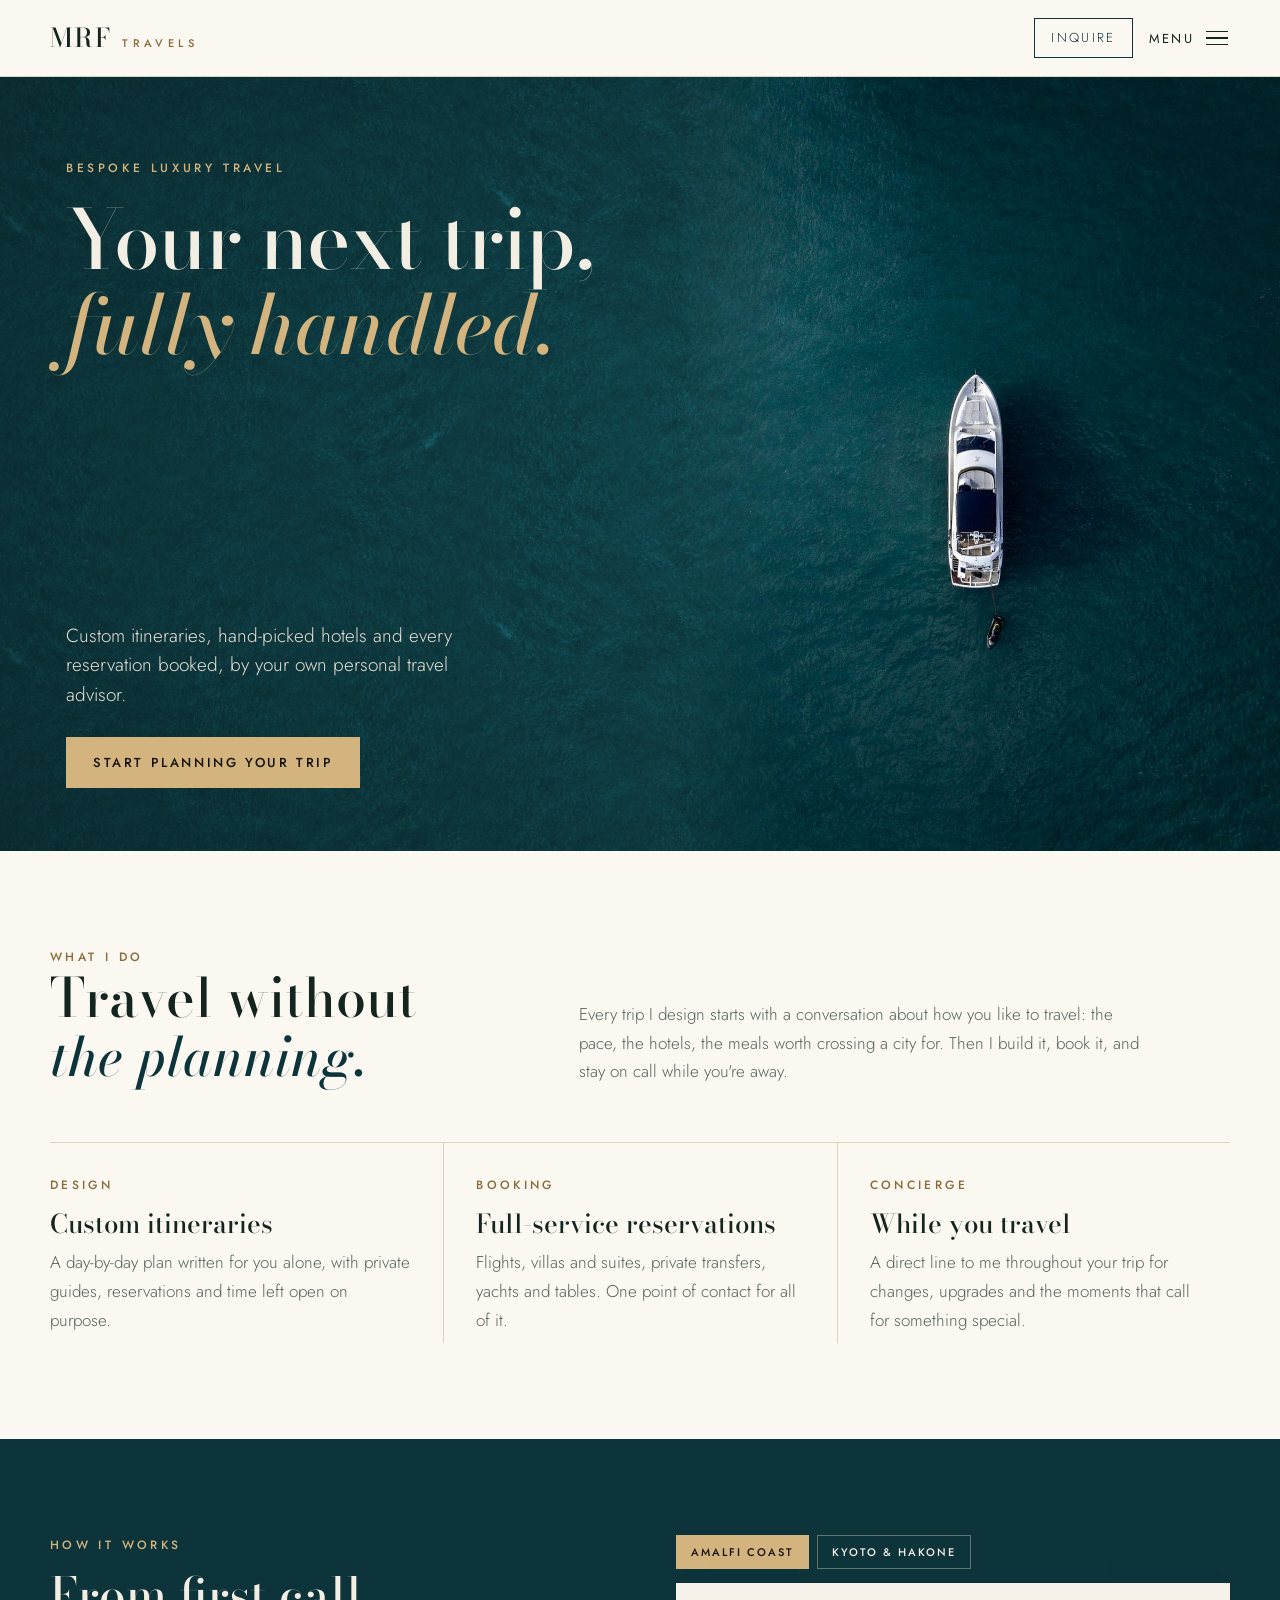
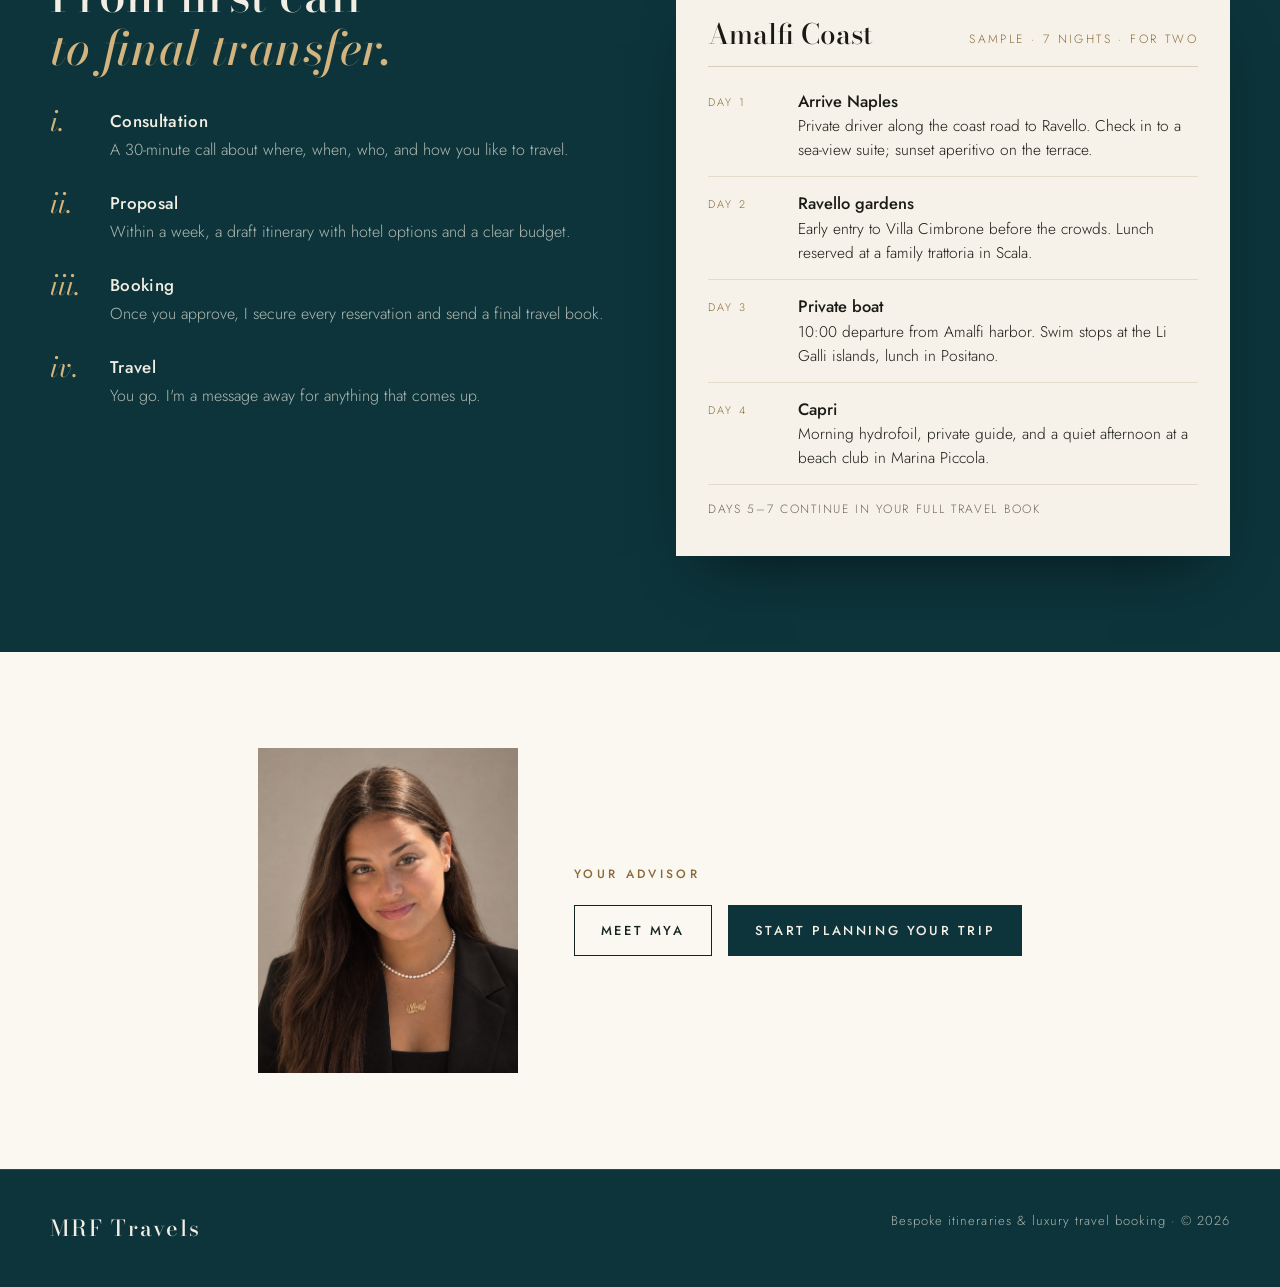
<file: index.html>
<!doctype html>
<html lang="en">
<head>
<meta charset="utf-8">
<meta name="viewport" content="width=device-width,initial-scale=1,viewport-fit=cover">
<title>MRF Travels | Bespoke Luxury Travel &amp; Custom Itineraries</title>
<meta name="description" content="MRF Travels designs bespoke luxury itineraries and handles every booking, from the first call until you're home again.">
<meta property="og:title" content="MRF Travels">
<meta property="og:description" content="Bespoke luxury travel and custom itineraries.">
<meta property="og:type" content="website">
<link rel="icon" href="data:image/svg+xml,%3Csvg xmlns='http://www.w3.org/2000/svg' viewBox='0 0 64 64'%3E%3Crect width='64' height='64' fill='%230C343A'/%3E%3Ctext x='32' y='42' font-family='Georgia,serif' font-size='24' fill='%23D3B47E' text-anchor='middle'%3EMRF%3C/text%3E%3C/svg%3E">
<!-- Google Analytics -->
<script async src="https://www.googletagmanager.com/gtag/js?id=G-HWC9ZEL05X"></script>
<script>
window.dataLayer = window.dataLayer || [];
function gtag(){dataLayer.push(arguments);}
gtag('js', new Date());
function pageInfo(){
  var h = location.hash.slice(1), names = {map:'The map', about:'About', inquire:'Inquire', contact:'Contact'};
  var path = names[h] ? '/' + h : h.indexOf('post-') === 0 ? '/' + h : '/';
  return {page_title: (names[h] || 'Home') + ' | MRF Travels', page_location: location.origin + path + location.search, page_path: path};
}
var lastPage = pageInfo();
gtag('config', 'G-HWC9ZEL05X');
/* Google counts the first load itself as the home page; a visitor who lands straight on another page gets that page counted too */
if(lastPage.page_path !== '/') gtag('event', 'page_view', lastPage);
window.addEventListener('hashchange', function(){
  var p = pageInfo(); if(p.page_path === lastPage.page_path) return; lastPage = p;
  gtag('event', 'page_view', p);
});
</script>
<link rel="preconnect" href="https://fonts.googleapis.com">
<link rel="stylesheet" href="https://fonts.googleapis.com/css2?family=Bodoni+Moda:ital,opsz,wght@0,6..96,400;0,6..96,500;1,6..96,400;1,6..96,500&family=Jost:wght@300;400;500&display=swap">
<style>:root{color-scheme:light;box-sizing:border-box;padding-top:env(safe-area-inset-top,0px);padding-bottom:env(safe-area-inset-bottom,0px)}html{scroll-padding-top:env(safe-area-inset-top,0px)}body{margin:0;padding:0;font:14px -apple-system,BlinkMacSystemFont,sans-serif;background:#fff;color:#000}img{max-width:100%}[hidden]:not([hidden=until-found i]){display:none!important}</style>
<style id="css">
/* Layout: full-bleed photo hero, quiet service columns, itinerary card with tabs, photo-led journal that opens into an article with a gallery. Edit mode adds inline editing, a side panel, and a publish bar. */
:root{
  --bg:#FBF8F2; --surface:#F5F0E6; --ink:#14251F; --muted:#56635D; --line:#DCD2BF;
  --green:#0C343A; --gold:#8A6A38; --on-dark:#F3EEE3; --ph1:#1B5A63; --ph2:#3E7A80;
  --accent:#0C343A; --btn-bg:#0C343A; --btn-fg:#F3EEE3; --gold-light:#D3B47E; --land:#E6DFD0; --land-hi:#0C343A;
  --display:"Bodoni Moda", "Didot", "Bodoni 72", Georgia, serif;
  --body:"Jost", "Futura", "Century Gothic", "Helvetica Neue", Arial, sans-serif;
  --wrap:1180px;
}
@media (prefers-color-scheme: dark){:root:not([data-theme="light"]){
  --bg:#0B2024; --surface:#102C31; --ink:#ECE7DC; --muted:#A3B2AE; --line:#1F3F44;
  --green:#081A1D; --gold:#D3B47E; --on-dark:#F3EEE3; --ph1:#13424A; --ph2:#2E5E64;
  --accent:#D3B47E; --btn-bg:#D3B47E; --btn-fg:#14110B; --gold-light:#D3B47E; --land:#1B3A3F; --land-hi:#3A7A7E; color-scheme:dark}}
:root[data-theme="dark"]{
  --bg:#0B2024; --surface:#102C31; --ink:#ECE7DC; --muted:#A3B2AE; --line:#1F3F44;
  --green:#081A1D; --gold:#D3B47E; --on-dark:#F3EEE3; --ph1:#13424A; --ph2:#2E5E64;
  --accent:#D3B47E; --btn-bg:#D3B47E; --btn-fg:#14110B; --gold-light:#D3B47E; --land:#1B3A3F; --land-hi:#3A7A7E; color-scheme:dark}

body{background:var(--bg);color:var(--ink);font-family:var(--body);font-weight:300;font-size:17px;line-height:1.7}
a{color:inherit}
.wrap{max-width:var(--wrap);margin:0 auto;padding-left:max(16px, env(safe-area-inset-left, 0px));padding-right:max(16px, env(safe-area-inset-right, 0px))}
h1,h2,h3{font-family:var(--display);font-weight:500;line-height:1.1;text-wrap:balance;margin:0}
.label{font-size:12px;font-weight:500;letter-spacing:.28em;text-transform:uppercase;color:var(--gold)}
:focus-visible{outline:2px solid var(--gold);outline-offset:3px}
h2 i{color:var(--accent)}
.rule{width:48px;height:1px;background:var(--gold);border:0;margin:20px 0}
.multi p{margin:0 0 1em}

/* header */
body::before{content:"";position:fixed;inset:0 0 auto;height:env(safe-area-inset-top, 0px);z-index:10;background:var(--bg)}
header{position:sticky;top:env(safe-area-inset-top, 0px);z-index:5;background:var(--bg);border-bottom:1px solid var(--line)}
header .wrap{display:flex;justify-content:space-between;align-items:center;gap:16px;padding-block:16px}
.logo{text-decoration:none;display:flex;align-items:baseline;gap:10px}
.logo b{font-family:var(--display);font-weight:500;font-size:26px;letter-spacing:.08em}
.logo span{font-size:11px;font-weight:500;letter-spacing:.4em;text-transform:uppercase;color:var(--gold)}
.hdr-r{display:flex;align-items:center;gap:14px;position:relative}
.hdr-r .cta{font-size:13px;letter-spacing:.18em;text-transform:uppercase;text-decoration:none;border:1px solid var(--accent);color:var(--accent);padding:8px 16px}
.hdr-r .cta:hover{background:var(--accent);color:var(--bg)}
.menu-btn{display:flex;align-items:center;gap:12px;font:400 13px var(--body);letter-spacing:.18em;text-transform:uppercase;background:transparent;color:var(--ink);border:0;padding:8px 2px;cursor:pointer}
.menu-btn .bars{display:grid;gap:5px;width:22px}
.menu-btn .bars i{display:block;height:1.5px;background:currentColor;transition:transform .2s,opacity .2s}
.menu-btn[aria-expanded="true"] .bars i:nth-child(1){transform:translateY(6.5px) rotate(45deg)}
.menu-btn[aria-expanded="true"] .bars i:nth-child(2){opacity:0}
.menu-btn[aria-expanded="true"] .bars i:nth-child(3){transform:translateY(-6.5px) rotate(-45deg)}
.menu-btn:hover{color:var(--gold)}
.menu-list{position:absolute;right:0;top:calc(100% + 17px);min-width:340px;background:var(--bg);border:1px solid var(--line);border-top:2px solid var(--gold);box-shadow:0 24px 48px -24px rgba(6,28,32,.35);padding:10px 0;display:grid}
.menu-list a{white-space:nowrap;display:flex;justify-content:space-between;align-items:baseline;gap:16px;padding:12px 24px;text-decoration:none;font-family:var(--display);font-size:24px;line-height:1.2}
.menu-list a span{white-space:nowrap;font-family:var(--body);font-size:11px;letter-spacing:.2em;text-transform:uppercase;color:var(--muted)}
.menu-list a:hover,.menu-list a[aria-current="page"]{color:var(--gold)}
.menu-list a[aria-current="page"]{font-style:italic}
@media (max-width:560px){.hdr-r .cta{display:none}.menu-list{position:fixed;left:0;right:0;top:var(--menu-top,70px);min-width:0;padding-left:max(0px,env(safe-area-inset-left,0px));padding-right:max(0px,env(safe-area-inset-right,0px))}}
main{min-height:calc(100vh - 220px)}
.page-cta{text-align:center;padding-block:0 96px}
.page-cta p{color:var(--muted);margin:0 0 20px}

/* map */
.map-sec .stats{display:flex;gap:40px;margin-top:4px;font-variant-numeric:tabular-nums}
.map-sec .stats div{border-top:1px solid var(--line);padding-top:10px;min-width:150px;font-size:12px;letter-spacing:.18em;text-transform:uppercase;color:var(--muted)}
.map-sec .stats b{display:block;font-family:var(--display);font-size:40px;font-weight:500;letter-spacing:0;color:var(--ink);line-height:1.05}
.map-chips{display:flex;flex-wrap:wrap;gap:8px;margin-top:24px}
.map-chips button{font:500 13px var(--body);padding:7px 14px;border:1px solid var(--line);background:transparent;color:var(--ink);cursor:pointer;border-radius:999px}
.map-chips button[aria-pressed="true"]{border-color:var(--gold);color:var(--gold)}
.atlas{display:grid;grid-template-columns:minmax(0,1fr) 320px;gap:28px;margin-top:24px;align-items:start}
@media (max-width:860px){.atlas{grid-template-columns:1fr}.map-sec .stats{gap:20px}}
.mapbox{position:relative;min-width:0}
#map-svg{width:100%;height:auto;display:block}
.mc{fill:var(--land);stroke:var(--bg);stroke-width:.5}.mc.on{fill:var(--land-hi);opacity:.85}.msph{fill:none;stroke:var(--line)}
.mpin{cursor:pointer}.mpin .h{fill:var(--gold);opacity:.18}.mpin .d{fill:var(--gold);stroke:var(--bg);stroke-width:1.5}.mpin.active .d{fill:var(--ink)}.mpin:focus{outline:none}.mpin:focus-visible .h{opacity:.5}
.mtip{position:absolute;pointer-events:none;background:var(--accent);color:var(--bg);font-size:13px;padding:5px 10px;white-space:nowrap;transform:translate(-50%,-140%);opacity:0;transition:opacity .15s}.mtip.show{opacity:1}
.mcard{background:var(--surface);padding:24px;border-top:2px solid var(--gold)}
.mcard .place{font-family:var(--display);font-size:32px;line-height:1.1;margin-top:6px}
.mcard .sub{color:var(--muted);font-size:14px}
.mcard .stmt{font-family:var(--display);font-style:italic;font-size:19px;line-height:1.35;color:var(--accent);margin:14px 0 0}
.mph{margin-top:16px;aspect-ratio:4/3;width:100%;overflow:hidden;background:var(--land)}
.mph img{width:100%;height:100%;object-fit:cover;display:block}
.mcr{font-size:11px;color:var(--muted);margin-top:6px;letter-spacing:.04em}.mcr a{color:inherit}
.mcard label{margin-top:18px}
.mcard select{border:1px solid var(--line);padding:9px 10px;font-size:15px;background:var(--bg)}

/* photo slots */
.slot{position:relative;margin:0;overflow:hidden;background:linear-gradient(150deg,var(--ph1),var(--ph2));max-width:100%}
.slot img{position:absolute;inset:0;width:100%;height:100%;object-fit:cover;display:block}
.slot .empty{position:absolute;inset:0;display:grid;place-items:center;color:rgba(243,238,227,.55);font-size:11px;letter-spacing:.24em;text-transform:uppercase;text-align:center;padding:12px}
.slot .tools{position:absolute;right:10px;bottom:10px;display:flex;gap:6px;z-index:3}
.slot .tools button{font:500 11px var(--body);letter-spacing:.14em;text-transform:uppercase;background:rgba(10,21,18,.85);color:#F3EEE3;border:1px solid rgba(243,238,227,.45);padding:8px 12px;cursor:pointer}
.slot .tools button:hover{background:#0A1512}
.slot.busy::after{content:"Uploading…";position:absolute;inset:0;z-index:4;display:grid;place-items:center;background:rgba(10,21,18,.6);color:#F3EEE3;font-size:12px;letter-spacing:.2em;text-transform:uppercase}
.editing .slot{outline:1px dashed var(--gold);outline-offset:-6px}

/* hero */
/* styled after the 5x7 flyer: yacht on deep teal water, headline up top, details and button below */
.hero{position:relative;color:#F3EEE3;background:#0C343A}
.hero .slot{position:absolute;inset:0;background:#0C343A}
.hero .slot img{object-position:50% 50%}
.hero .shade{position:absolute;inset:0;z-index:1;background:linear-gradient(90deg,rgba(6,28,32,.5) 0%,rgba(6,28,32,.2) 42%,rgba(6,28,32,0) 68%);pointer-events:none}
.hero .wrap{position:relative;z-index:2;min-height:clamp(600px,86vh,880px);box-sizing:border-box;padding-block:clamp(56px,9vh,96px) clamp(48px,7vh,80px);display:flex;flex-direction:column;justify-content:space-between;gap:40px;pointer-events:none}
.hero .wrap a,.hero .wrap [data-k]{pointer-events:auto}
.hero .top,.hero .bottom{max-width:640px}
.hero .label{color:#D3B47E;letter-spacing:.3em}
.hero h1{font-size:clamp(46px,6.4vw,88px);line-height:1.04;max-width:12ch;letter-spacing:-.01em;margin-top:18px;font-weight:500}
.hero h1 i{color:#D3B47E}
.hero p{max-width:40ch;font-size:19px;line-height:1.55;margin:0 0 28px;color:#E6E0D4}
.hero .btn.solid{background:#D3B47E;border-color:#D3B47E;color:#14110B}
.editing .hero .wrap{padding-bottom:90px}
@media (max-width:700px){
  .hero .slot img{object-position:90% 50%}
  .hero .shade{background:linear-gradient(180deg,rgba(6,28,32,.5) 0%,rgba(6,28,32,0) 34%,rgba(6,28,32,0) 58%,rgba(6,28,32,.6) 100%)}
  .hero .wrap{min-height:760px;padding-block:48px 44px}
  .hero h1{font-size:44px}
  .hero p{font-size:17px}
}
.btn{display:inline-block;font:500 13px var(--body);letter-spacing:.2em;text-transform:uppercase;text-decoration:none;padding:15px 26px;border:1px solid currentColor;background:transparent;color:inherit;cursor:pointer}
.btn.solid{background:var(--btn-bg);border-color:var(--btn-bg);color:var(--btn-fg)}
.btn:hover{opacity:.88}

/* sections */
section{padding-block:96px}
.intro{display:grid;grid-template-columns:1fr 1.4fr;gap:64px;margin-bottom:56px}
.intro h2{font-size:clamp(34px,4.5vw,54px)}
.intro p{margin:0;color:var(--muted);max-width:56ch;align-self:end}
@media (max-width:820px){.intro{grid-template-columns:1fr;gap:20px}}

.services{display:grid;grid-template-columns:repeat(3,1fr);border-top:1px solid var(--line)}
.services > div{padding:32px 32px 8px 0;min-width:0}
.services > div + div{padding-left:32px;border-left:1px solid var(--line)}
.services h3{font-size:26px;margin:14px 0 10px}
.services p{margin:0;color:var(--muted)}
@media (max-width:820px){.services{grid-template-columns:1fr}.services > div,.services > div + div{padding:28px 0;border-left:0;border-bottom:1px solid var(--line)}}

/* process + itinerary */
.process-band{background:var(--green);color:var(--on-dark)}
.process-band .wrap{display:grid;grid-template-columns:1fr 1fr;gap:72px}
@media (max-width:900px){.process-band .wrap{grid-template-columns:1fr;gap:48px}}
.process-band h2{font-size:clamp(32px,4vw,48px);margin:14px 0 32px}
.process-band .label{color:#D3B47E}
.process-band h2 i{color:#D3B47E}
.steps{list-style:none;margin:0;padding:0;display:grid;gap:26px}
.steps li{display:grid;grid-template-columns:44px 1fr;gap:16px}
.steps .n{font-family:var(--display);font-style:italic;font-size:28px;color:#D3B47E;line-height:1}
.steps b{font-weight:500;display:block;letter-spacing:.02em}
.steps span{color:rgba(243,238,227,.72);font-size:16px;display:block}
.itin-col{min-width:0;display:grid;gap:14px;align-content:start}
.itin-tabs{display:flex;flex-wrap:wrap;gap:8px}
.itin-tabs button{font:500 11px var(--body);letter-spacing:.18em;text-transform:uppercase;background:transparent;color:var(--on-dark);border:1px solid rgba(243,238,227,.35);padding:8px 14px;cursor:pointer}
.itin-tabs button[aria-pressed="true"]{background:#D3B47E;color:#14110B;border-color:#D3B47E}
.itin{background:#F6F2EA;color:#1A1A15;padding:36px 32px;min-width:0;box-shadow:0 30px 60px -30px rgba(0,0,0,.6)}
.itin .top{display:flex;justify-content:space-between;gap:12px;flex-wrap:wrap;border-bottom:1px solid #D6CDBB;padding-bottom:16px;margin-bottom:8px}
.itin h3{font-size:28px}
.itin .for{font-size:12px;letter-spacing:.2em;text-transform:uppercase;color:#8A6C3B;align-self:end}
.itin dl{margin:0;display:grid}
.itin .day{display:grid;grid-template-columns:76px 1fr;gap:14px;padding:14px 0;border-bottom:1px solid #E4DCCB}
.itin dt{font-size:11px;letter-spacing:.2em;text-transform:uppercase;color:#8A6C3B;padding-top:4px}
.itin dd{margin:0;font-size:15.5px;line-height:1.55;white-space:pre-line}
.itin dd b{font-weight:500;display:block;font-size:16.5px;white-space:normal}
.itin .foot{font-size:12px;letter-spacing:.14em;text-transform:uppercase;color:#6E6656;padding-top:14px}

/* journal */
.feature-post{display:grid;grid-template-columns:1.35fr 1fr;gap:48px;align-items:center;text-decoration:none;margin-bottom:64px}
.feature-post .slot{aspect-ratio:4/3}
.feature-post h3{font-size:clamp(30px,3.6vw,44px);margin:14px 0 14px}
.feature-post p{color:var(--muted);margin:0 0 20px}
.more{font-size:12px;letter-spacing:.22em;text-transform:uppercase;border-bottom:1px solid var(--gold);padding-bottom:3px}
@media (max-width:820px){.feature-post{grid-template-columns:1fr;gap:24px}}
.post-grid{display:grid;grid-template-columns:repeat(2,1fr);gap:40px}
@media (max-width:640px){.post-grid{grid-template-columns:1fr}}
.post-card{text-decoration:none;display:flex;flex-direction:column;gap:14px;min-width:0}
.post-card .slot{aspect-ratio:3/2}
.post-card h3{font-size:28px}
.post-card p{margin:0;color:var(--muted);font-size:16px}
.meta{font-size:12px;letter-spacing:.2em;text-transform:uppercase;color:var(--muted)}
.feature-post:hover h3,.post-card:hover h3{color:var(--gold)}
.empty-note{color:var(--muted);border:1px dashed var(--line);padding:32px;text-align:center}

/* about */
.about .wrap{display:grid;grid-template-columns:0.9fr 1.1fr;gap:72px;align-items:center}
.about .slot{aspect-ratio:4/5}
.about h2{font-size:clamp(34px,4.5vw,54px);margin:14px 0 8px}
.about .multi{color:var(--muted);max-width:52ch}
.sig{font-family:var(--display);font-style:italic;font-size:30px;color:var(--ink)}
@media (max-width:820px){.about .wrap{grid-template-columns:1fr;gap:36px}.about .slot{max-width:440px}}

/* inquiry: optional label, booking step */
.inquire .opt{text-transform:none;letter-spacing:0;color:var(--muted)}
.booking{scroll-margin-top:110px}
.booking h3{font-family:var(--display);font-weight:400;font-size:28px;margin:12px 0 20px}
.booking iframe{display:block;width:100%;height:700px;border:0;background:var(--surface)}
@media (max-width:700px){.booking iframe{height:900px}}
.alt-time{margin-top:28px;border-top:1px solid var(--line);padding-top:24px}
.alt-time>p{margin:0 0 14px;color:var(--muted)}
.alt-form{display:grid;gap:18px}
.alt-row{display:flex;gap:20px;align-items:center;flex-wrap:wrap}

/* meet mya (home) */
.meet .wrap{display:flex;align-items:center;justify-content:center;gap:56px}
.meet-photo{display:block;flex:0 0 260px;text-decoration:none}
.meet-photo .slot{aspect-ratio:4/5;margin:0}
.meet-r .label{margin-bottom:20px}
.meet-btns{display:flex;gap:16px;flex-wrap:wrap}
@media (max-width:700px){.meet .wrap{flex-direction:column;align-items:flex-start;gap:28px}.meet-photo{flex:none;width:min(100%,320px)}.meet-photo{align-self:center}.meet .wrap{align-items:stretch}.meet-r{width:100%}.meet-btns{flex-direction:column}.meet-btns .btn{text-align:center}}

/* inquiry */
.inquire{background:var(--surface);border-top:1px solid var(--line)}
.inquire .wrap{display:grid;grid-template-columns:1fr 1.3fr;gap:72px}
@media (max-width:900px){.inquire .wrap{grid-template-columns:1fr;gap:36px}}
.inquire h2{font-size:clamp(34px,4.5vw,54px);margin:14px 0 18px}
.inquire p{color:var(--muted)}
.contact-lines{display:grid;gap:4px;margin-top:24px;font-size:15px;letter-spacing:.04em}
form{display:grid;grid-template-columns:1fr 1fr;gap:22px 24px;min-width:0}
form .full{grid-column:1/-1}
@media (max-width:560px){form{grid-template-columns:1fr}}
label{display:grid;gap:6px;font-size:11px;font-weight:500;letter-spacing:.2em;text-transform:uppercase;color:var(--muted)}
input,select,textarea{font:300 17px var(--body);color:var(--ink);background:transparent;border:0;border-bottom:1px solid var(--line);padding:8px 0;width:100%;border-radius:0;box-sizing:border-box}
input:focus,select:focus,textarea:focus{outline:none;border-bottom-color:var(--gold)}
select option{background:var(--surface)}
textarea{min-height:96px;resize:vertical;line-height:1.55}
.form-note{font-size:14px;color:var(--gold);margin:0}

/* article */
.article{padding-block:56px 96px}
.back{font-size:12px;letter-spacing:.22em;text-transform:uppercase;text-decoration:none;color:var(--gold)}
.article .head{max-width:820px;margin:36px auto 40px;text-align:center}
.article h1{font-size:clamp(38px,5.5vw,66px);margin:16px 0 18px}
.article .cover{aspect-ratio:16/8;max-width:var(--wrap);margin:0 auto 56px}
.article .body{max-width:64ch;margin:0 auto;font-size:19px}
.article .body p{margin:0 0 1.3em;white-space:pre-line}
.article .body.first > p:first-child::first-letter{font-family:var(--display);float:left;font-size:4.2em;line-height:.85;padding:6px 10px 0 0;color:var(--gold)}
.article .body h2{font-size:30px;margin:1.6em 0 .6em}
.article .body h3{font-size:23px;margin:1.4em 0 .5em}
.article .body strong{font-weight:500}
.ed-row select{font:500 11px var(--body);letter-spacing:.12em;text-transform:uppercase;width:auto;border:1px solid var(--gold);padding:8px 10px;color:inherit;background:var(--bg)}
.gallery{display:grid;grid-template-columns:2fr 1fr;grid-template-rows:1fr 1fr;gap:12px;margin:48px auto;max-width:960px;aspect-ratio:16/10}
.gallery .slot:first-child{grid-row:1/3}
@media (max-width:600px){.gallery{grid-template-columns:1fr;grid-template-rows:none;aspect-ratio:auto}.gallery .slot{aspect-ratio:4/3}.gallery .slot:first-child{grid-row:auto}}
.caption{text-align:center;font-size:13px;color:var(--muted);letter-spacing:.06em;margin-top:-32px;margin-bottom:48px}

/* contact */
.contact{background:var(--green);color:#F3EEE3}
.contact .label{color:#D3B47E}
.contact h2{font-size:clamp(32px,4vw,48px);margin:14px 0 14px}
.contact h2 i{color:#D3B47E}
.contact-head p{margin:0 0 40px;max-width:52ch;color:rgba(243,238,227,.8)}
.contact-grid{display:grid;grid-template-columns:repeat(3,minmax(0,1fr));gap:20px}
@media (max-width:820px){.contact-grid{grid-template-columns:1fr}}
.contact-card{display:flex;flex-direction:column;gap:10px;padding:28px;border:1px solid rgba(211,180,126,.45);text-decoration:none;color:inherit;min-width:0;transition:background .2s}
a.contact-card:hover{background:rgba(243,238,227,.06)}
.contact-card svg{width:26px;height:26px;fill:none;stroke:#D3B47E;stroke-width:1.4;stroke-linecap:round;stroke-linejoin:round}
.contact-card .v{font-family:var(--display);font-weight:500;font-size:clamp(20px,2vw,26px);line-height:1.2;overflow-wrap:anywhere}
footer{border-top:1px solid rgba(243,238,227,.12)}

footer{background:var(--green);color:rgba(243,238,227,.7)}
footer .wrap{padding-block:40px;display:flex;justify-content:space-between;gap:20px;flex-wrap:wrap;font-size:13px;letter-spacing:.08em}
footer b{font-family:var(--display);font-weight:500;font-size:22px;letter-spacing:.08em;color:#F3EEE3}

/* ---------- edit mode ---------- */
.ed-only{display:none !important}
.editing .ed-only{display:flex !important}
.editing [data-k]{outline:1px dashed var(--gold);outline-offset:4px;cursor:text;min-width:2ch}
.editing [data-k]:focus{outline-style:solid}
.editing .multi[data-k]{white-space:pre-wrap}
.ed-row{gap:10px;flex-wrap:wrap;margin-bottom:24px}
.ed-btn{font:500 11px var(--body);letter-spacing:.16em;text-transform:uppercase;background:transparent;color:inherit;border:1px solid var(--gold);padding:9px 14px;cursor:pointer}
.ed-btn:hover{background:var(--gold);color:#14110B}
.ed-btn.solid{background:var(--gold);color:#14110B}
.ed-btn.danger{border-color:#B4483B;color:#B4483B}
.ed-btn.danger:hover{background:#B4483B;color:#fff}
.ed-hint{font-size:13px;color:var(--muted)}
.edit-launch{position:fixed;right:calc(16px + env(safe-area-inset-right, 0px));bottom:calc(16px + env(safe-area-inset-bottom, 0px));z-index:20;font:500 12px var(--body);letter-spacing:.16em;text-transform:uppercase;background:var(--gold);color:#14110B;border:0;padding:13px 20px;cursor:pointer;box-shadow:0 8px 24px -10px rgba(0,0,0,.5)}
.bar{position:fixed;left:0;right:0;bottom:0;z-index:25;background:var(--ink);color:var(--bg);padding-block:12px calc(12px + env(safe-area-inset-bottom, 0px));padding-left:max(16px, env(safe-area-inset-left, 0px));padding-right:max(16px, env(safe-area-inset-right, 0px))}
.bar .in{max-width:var(--wrap);margin:0 auto;display:flex;align-items:center;gap:12px;flex-wrap:wrap}
.bar .status{flex:1;min-width:180px;font-size:14px}
.bar .status small{display:block;opacity:.7;font-size:12px}
.bar .ed-btn{color:var(--bg);border-color:var(--bg)}
.bar .ed-btn.solid{background:var(--gold);border-color:var(--gold);color:#14110B}
.bar .ed-btn:disabled{opacity:.4;cursor:default}
body.editing{padding-bottom:84px}
.panel{position:fixed;top:0;right:0;bottom:0;z-index:30;width:min(460px,100%);box-sizing:border-box;background:var(--surface);color:var(--ink);border-left:1px solid var(--line);box-shadow:-20px 0 50px -30px rgba(0,0,0,.5);overflow-y:auto;padding-block:calc(24px + env(safe-area-inset-top, 0px)) calc(110px + env(safe-area-inset-bottom, 0px));padding-left:24px;padding-right:max(24px, env(safe-area-inset-right, 0px));display:grid;gap:18px;align-content:start}
.panel h2{font-size:28px}
.panel .ph{display:flex;justify-content:space-between;align-items:center;gap:12px}
.panel .help{font-size:14px;color:var(--muted);margin:0;line-height:1.5}
.panel .day-ed{border:1px solid var(--line);padding:14px;display:grid;gap:10px}
.panel .day-ed .acts{display:flex;gap:6px;flex-wrap:wrap}
.panel textarea.big{min-height:320px}
@media (prefers-reduced-motion:no-preference){.panel{animation:slide .2s ease-out}@keyframes slide{from{transform:translateX(24px);opacity:0}}}
</style>
</head>
<body>
<div id="app"></div>
<div id="ui"></div>
<script type="application/json" id="content">
{
 "site": {
  "heroLabel": "Bespoke luxury travel",
  "heroTitle": "Your next trip, *fully handled.*",
  "heroText": "Custom itineraries, hand-picked hotels and every reservation booked, by your own personal travel advisor.",
  "heroButton": "Start planning your trip",
  "servicesLabel": "What I do",
  "servicesTitle": "Travel without *the planning.*",
  "servicesIntro": "Every trip I design starts with a conversation about how you like to travel: the pace, the hotels, the meals worth crossing a city for. Then I build it, book it, and stay on call while you're away.",
  "processLabel": "How it works",
  "processTitle": "From first call *to final transfer.*",
  "journalLabel": "The Journal",
  "journalTitle": "Notes from *my travels.*",
  "journalIntro": "The places I've stayed, the tables I'd book again, and the details that make a trip. Everything I recommend, I've experienced first.",
  "aboutLabel": "About",
  "aboutTitle": "Hello, I'm the M.R.F. *in MRF Travels.*",
  "aboutText": "I started planning trips for friends and family long before it became my work. Today I design journeys for clients who want every detail considered and none of the stress of arranging it.\n\nMy approach is simple: I only recommend what I know firsthand, and I treat every trip as if I were taking it myself.",
  "signature": "MRF",
  "inquireLabel": "Inquire",
  "inquireTitle": "Let's plan *your next journey.*",
  "inquireText": "Tell me a little about the trip you have in mind, then choose a time for your consultation. I reply to every inquiry within 24 hours.",
  "email": "hello@mrftravels.com",
  "phone": "(786) 287-2156",
  "instagram": "mrf.travels",
  "contactLabel": "Contact us",
  "contactTitle": "Prefer to *reach out directly?*",
  "contactText": "Call, text, email or message me on Instagram. Every message comes straight to me.",
  "hours": "By appointment · 7 days a week",
  "footer": "Bespoke itineraries & luxury travel booking · © 2026"
 },
 "services": [
  {
   "label": "Design",
   "title": "Custom itineraries",
   "text": "A day-by-day plan written for you alone, with private guides, reservations and time left open on purpose."
  },
  {
   "label": "Booking",
   "title": "Full-service reservations",
   "text": "Flights, villas and suites, private transfers, yachts and tables. One point of contact for all of it."
  },
  {
   "label": "Concierge",
   "title": "While you travel",
   "text": "A direct line to me throughout your trip for changes, upgrades and the moments that call for something special."
  }
 ],
 "steps": [
  {
   "title": "Consultation",
   "text": "A 30-minute call about where, when, who, and how you like to travel."
  },
  {
   "title": "Proposal",
   "text": "Within a week, a draft itinerary with hotel options and a clear budget."
  },
  {
   "title": "Booking",
   "text": "Once you approve, I secure every reservation and send a final travel book."
  },
  {
   "title": "Travel",
   "text": "You go. I'm a message away for anything that comes up."
  }
 ],
 "photos": {
  "hero": "images/hero-yacht.jpg",
  "about": "images/about-portrait.jpg"
 },
 "itineraries": [
  {
   "id": "amalfi",
   "title": "Amalfi Coast",
   "meta": "Sample · 7 nights · for two",
   "foot": "Days 5–7 continue in your full travel book",
   "days": [
    {
     "label": "Day 1",
     "title": "Arrive Naples",
     "text": "Private driver along the coast road to Ravello. Check in to a sea-view suite; sunset aperitivo on the terrace."
    },
    {
     "label": "Day 2",
     "title": "Ravello gardens",
     "text": "Early entry to Villa Cimbrone before the crowds. Lunch reserved at a family trattoria in Scala."
    },
    {
     "label": "Day 3",
     "title": "Private boat",
     "text": "10:00 departure from Amalfi harbor. Swim stops at the Li Galli islands, lunch in Positano."
    },
    {
     "label": "Day 4",
     "title": "Capri",
     "text": "Morning hydrofoil, private guide, and a quiet afternoon at a beach club in Marina Piccola."
    }
   ]
  },
  {
   "id": "kyoto",
   "title": "Kyoto & Hakone",
   "meta": "Sample · 9 nights · for two",
   "foot": "Days 4–9 continue in your full travel book",
   "days": [
    {
     "label": "Day 1",
     "title": "Arrive Kyoto",
     "text": "Met at the airport and driven to a garden-view suite. Evening walk through Gion with a private guide."
    },
    {
     "label": "Day 2",
     "title": "Temples before the crowds",
     "text": "Fushimi Inari at 7:00, then a private tea ceremony in a 400-year-old teahouse."
    },
    {
     "label": "Day 3",
     "title": "Arashiyama",
     "text": "Bamboo grove at dawn, river boat lunch, and a kaiseki dinner reserved months ahead."
    }
   ]
  }
 ],
 "posts": [
  {
   "id": "amalfi",
   "place": "Amalfi Coast, Italy",
   "title": "Ten slow days on the Amalfi Coast",
   "date": "May 2024",
   "read": "10 min read",
   "excerpt": "A sun-soaked journey through Positano, Ravello, Amalfi, and Capri—filled with cliffside views, endless stairs, giant lemons, unforgettable food, and a Bellini worth remembering.",
   "body": "There are some places that are beautiful in photographs and then slightly disappointing once you finally see them in person.\n\nThe Amalfi Coast is not one of those places.\n\nMy husband and I spent ten days there at the end of May and beginning of June 2024, and I can still remember the first time the coastline appeared outside the window of our car. We had arranged a private driver from Naples, and as the city disappeared behind us, the road slowly began twisting its way into the cliffs.\n\nGetting there was beautiful.\n\nIt was also mildly terrifying.\n\nThe roads along the Amalfi Coast seem to have been designed under the assumption that everyone would be driving something approximately the size of a Vespa. We, however, were traveling in a fairly large private van.\n\nThere were stretches of the drive where the road seemed carved directly into the side of the mountain, with rock on one side and what felt like an enormous drop into the Mediterranean on the other. Then suddenly, around one of those turns, I saw it.\n\nMountains covered in houses tumbling almost vertically toward the water. Bright buildings stacked one on top of another. And underneath them, this unbelievable blue sea.\n\nIt was one of the most beautiful contrasts I had ever seen.\n\nThat first view alone made the slightly nerve-racking drive completely worth it.\n\n## Positano\n\nPositano was our home base, and if there is one thing I learned almost immediately, it is that all those incredible views come at a price.\n\nStairs.\n\nSo. Many. Stairs.\n\nPositano is essentially built vertically into the mountainside, which makes it spectacular to look at and considerably less spectacular when you are carrying luggage.\n\nOur hotel had a beautiful sea view, and looking out over Positano every morning was exactly what you imagine an Amalfi Coast vacation should feel like. The trade-off was that going practically anywhere involved climbing up or down.\n\nMy first recommendation to anyone visiting Positano is therefore very simple:\n\n**Pack light.**\n\nYou will thank yourself later.\n\nThe narrow streets were another lesson. Because we had hired a private driver for much of the trip, I assumed transportation would always mean being dropped directly in front of wherever we were going.\n\nNot exactly.\n\nOur van simply could not fit down some of the smaller streets, which meant there were plenty of occasions when our driver had to leave us as close as possible and we walked the rest of the way.\n\nIf you are arranging private transportation around the coast, smaller cars are definitely your friend.\n\nStill, wandering Positano ended up being one of my favorite parts of the trip.\n\nThe streets are full of little boutiques, restaurants, terraces and shops that somehow make getting lost feel completely acceptable.\n\nAnd then there were the lemons.\n\nI had seen Amalfi Coast lemons in photographs before, but nothing prepared me for how enormous some of them were. A few genuinely looked as though they were approaching the size of my head.\n\nThe coast is famous for its distinctive local lemons, particularly the large, fragrant varieties cultivated on terraces along the mountainsides. Seeing them piled into baskets everywhere somehow made the whole place feel even more Italian.\n\nShopping in Positano was another surprise.\n\nThe clothing was beautiful—exactly the breezy, linen-heavy resort style you imagine people wearing while drinking something expensive beside the Mediterranean.\n\nBut one of my favorite purchases from the entire trip wasn't clothing at all.\n\nWhile walking through town, I stumbled into a small leather shoe shop where an older gentleman made me a pair of custom shoes.\n\nHe was so sweet, and watching him make something specifically for me turned what could have been a normal shopping stop into one of those small travel memories you end up remembering years later.\n\nThe shoes were beautiful.\n\nAnd more importantly, they came with a story.\n\n## My Very Brief Relationship With Aperol\n\nItaly also introduced me to Aperol.\n\nAnd Italy can keep it.\n\nI know the Aperol Spritz is practically part of the Italian summer uniform. Everyone looks fantastic holding one. Orange drink, sunny terrace, Mediterranean in the background—it is almost impossible not to order one.\n\nSo naturally, I did.\n\nIt was my first Aperol Spritz.\n\nIt was also my last.\n\nApparently bitter Italian aperitifs and I were simply not meant to have a future together.\n\nThe Bellini, however?\n\nNow **that** was a different story.\n\n## Ravello and the Bellini That Redeemed Italian Cocktails\n\nOne of the most memorable stops of the trip was Ravello.\n\nUnlike Positano, which seems to tumble down toward the sea, Ravello sits high above it. The town is perched roughly 350 meters above the coastline, giving it completely different views and a quieter, almost suspended feeling.\n\nAnd this was where I found my drink.\n\nAt **Caruso, A Belmond Hotel**, we had Bellinis overlooking the Amalfi Coast.\n\nCaruso itself occupies an 11th-century palace in Ravello, surrounded by gardens and some of the most dramatic panoramas along the coast.\n\nThe setting was ridiculous in the best possible way.\n\nThere are certain places where you almost have to stop speaking for a minute because the view is doing enough on its own.\n\nThis was one of them.\n\nAfter my unfortunate introduction to Aperol, the Bellini felt like Italy apologizing to me personally.\n\nPeachy, cold, slightly sweet and infinitely more my speed.\n\nI finally understood the appeal.\n\n## Then There Was the Food\n\nI knew I was going to eat well in Italy.\n\nThat was not exactly a shocking discovery.\n\nWhat I did not expect was for a plate of lasagna to permanently ruin American lasagna for me.\n\nAt some point during our time on the coast, I had what remains one of the best lasagnas I have ever eaten.\n\nIt was simple in the way Italian food somehow manages to be simple while simultaneously making you question everything you've been eating your entire life.\n\nPerfect pasta.\n\nPerfect sauce.\n\nPerfect texture.\n\nNothing unnecessary.\n\nAfter that trip, pasta back home had a nearly impossible standard to meet.\n\nMost of it has failed.\n\nWe spent a significant portion of our ten days doing exactly what I think you're supposed to do in this part of Italy: walking around, admiring things and eating considerably more than necessary.\n\nAnd because everything is built on a mountain, I have decided the stairs canceled out at least some of the pasta.\n\nThat is the official calculation and I will not be accepting corrections.\n\n## Amalfi\n\nFrom Positano, we continued along the coast toward Amalfi.\n\nBy this point I had become slightly more accustomed to the roads, although I don't know that you ever completely stop noticing how close the edge appears to be.\n\nThe drive itself became part of the experience.\n\nEvery bend revealed another village, another beach tucked beneath the cliffs or another impossible-looking hotel built into the mountains.\n\nThe Amalfi Coast feels less like one destination and more like a series of little worlds connected by one spectacularly dramatic road.\n\nAmalfi itself has a much deeper history than I realized before visiting. For centuries it was an important Mediterranean maritime center, and remnants of that history still sit behind the restaurants, shops and crowds you see today.\n\nBut if I'm being completely truthful, I wasn't spending my vacation contemplating medieval trade networks.\n\nI was eating.\n\nAnd walking.\n\nAnd probably looking for another dessert.\n\nWhich is part of what I loved about the trip.\n\nYou can know the history is there without feeling obligated to turn every day into a museum tour.\n\nSometimes the best way to experience a place is simply to wander through it.\n\n## And Then, Capri\n\nEventually we made our way to Capri.\n\nBy then I thought I had adjusted to how beautiful southern Italy could be.\n\nCapri proved otherwise.\n\nThere is something about approaching an island from the water that makes it feel more dramatic.\n\nThe cliffs rise almost directly out of the sea, the water shifts between shades of blue that don't quite look real, and everything seems designed to convince you that staying permanently would be a perfectly reasonable financial decision.\n\nThe entire coastline has that effect, actually.\n\nItaly starts making you reconsider your life plans very quickly.\n\n## Was Late May a Good Time to Go?\n\nAbsolutely.\n\nWe visited during the last week of May and the first week of June, and I would choose that timing again.\n\nThe weather was beautiful without being unbearably hot.\n\nIt was warm enough to enjoy the coast properly, but we weren't dealing with the intense summer heat that arrives later in June, July and August.\n\nAnd while Positano is never exactly deserted, the crowds were manageable.\n\nThat mattered.\n\nOne of the reasons the Amalfi Coast is magical is because you can actually stop and look around.\n\nBeing there slightly before peak summer gave us room to enjoy it.\n\n## What Instagram Doesn't Tell You About the Amalfi Coast\n\nInstagram tells you about the water.\n\nIt tells you about the beach clubs.\n\nIt tells you about the dresses, Bellinis, boats and terraces.\n\nInstagram does not adequately explain the stairs.\n\nOr the roads.\n\nOr the logistics of getting around somewhere built almost vertically into the mountains.\n\nThe Amalfi Coast is beautiful, but it isn't necessarily effortless.\n\nIf you're staying in Positano, expect to walk.\n\nIf your hotel has an incredible view, there is a decent chance you climbed something to earn it.\n\nIf you're bringing large suitcases, reconsider your choices.\n\nIf you're hiring a private driver, ask about the size of the vehicle.\n\nAnd if you're frightened of cliffside roads, perhaps avoid looking down occasionally.\n\nBut strangely, none of those things made me like it less.\n\nThey became part of the story.\n\nBecause when I think about the Amalfi Coast now, I don't just remember perfect photographs.\n\nI remember holding onto my seat on the drive from Naples.\n\nI remember giant lemons.\n\nI remember climbing stairs.\n\nI remember an old man making my shoes.\n\nI remember learning that I do not like Aperol.\n\nI remember discovering that I absolutely do like Bellinis.\n\nI remember a lasagna so good that it permanently raised my standards.\n\nAnd more than anything, I remember looking out at those mountains meeting that unbelievably blue water and wondering how somewhere could possibly look like that.\n\nThere are places you visit because you've seen them a thousand times online.\n\nAnd then there are places that somehow still manage to surprise you once you're standing there.\n\nFor me, the Amalfi Coast was one of those places.\n\n### If I Went Back\n\nI would go during almost exactly the same time of year.\n\nI would pack lighter.\n\nI would use a smaller car.\n\nI would happily climb the stairs again.\n\nI would skip the Aperol.\n\nI would order the Bellini.\n\nAnd I would spend an unreasonable amount of time trying to find that lasagna again.",
   "caption": "Ravello, Positano and the view from the water",
   "cover": "images/amalfi-cover.jpg",
   "gallery": [
    "images/amalfi-1.jpg",
    "images/amalfi-2.jpg",
    "images/amalfi-3.jpg"
   ]
  },
  {
   "id": "hakone",
   "place": "Ionian Islands, Greece",
   "title": "Three Greek Islands, Twelve days, and the Bluest Water I Have Ever Seen",
   "date": "May, June 2026",
   "read": "10 min read",
   "excerpt": "A twelve-day island-hopping adventure through Corfu, Kefalonia, and Zakynthos—filled with buggies, freezing turquoise water, hidden coves, endless gyros, and some of the bluest seas I’ve ever seen.",
   "body": "There are certain places where the photographs almost work against them.\n\nYou see so many perfectly edited pictures of impossibly blue water, white beaches, boats floating over clear seas and little Greek villages that, eventually, you start expecting reality to fall slightly short.\n\nGreece somehow did the opposite.\n\nMy husband and I spent twelve days island-hopping through Corfu, Kefalonia and Zakynthos at the end of May and beginning of June 2026—four nights on each island—and I can confidently say that some of the most beautiful water I have ever seen in my life was there.\n\nAnd I mean **ever**.\n\nThe three islands are all part of Greece's Ionian Islands, but one of the things that surprised me most was how different they felt from one another. Corfu felt developed, lively and historic. Kefalonia felt quieter, wilder and almost impossibly beautiful. Zakynthos was all about the coastline—towering rock formations, hidden coves and places that seemed designed to be reached from the sea.\n\nBy the end, choosing a favorite between Kefalonia and Zakynthos became nearly impossible.\n\nBut our first introduction to Greece was Corfu.\n\n## Getting to Greece\n\nWe flew from Miami with a layover in Milan before continuing directly to Corfu.\n\nBy the time we arrived, it was nighttime.\n\nWhich meant Greece didn't really introduce itself properly until the following morning.\n\nI woke up, looked out from our room and my heart genuinely fluttered.\n\nThat is the best way I can describe it.\n\nThere was this beautiful expanse of blue outside the window, and although I didn't know it yet, that view was only the beginning.\n\nOver the next twelve days, Greece would repeatedly show me a shade of water that I still don't completely know how to describe.\n\nTurquoise doesn't quite cover it.\n\nBlue doesn't either.\n\nSometimes it was almost neon. Sometimes deep cobalt. Sometimes so clear you could see straight through it.\n\nCorfu was simply the first taste.\n\n## Corfu: Our Introduction to the Ionian Islands\n\nFor our four days in Corfu, we decided to explore mainly by motorbike.\n\nAnd I loved it.\n\nThere is something about being on a Greek island on a bike that feels exactly right. You aren't sealed inside a car. You're actually experiencing the island—the smells, the heat, the sea air, the tiny streets.\n\nIt gave us freedom to wander wherever we wanted.\n\nThe only problem?\n\nIt was **hot**.\n\nAnd our motorbike was not exactly built for speed.\n\nWe never stopped enjoying it, but somewhere between slowly making our way around the island and baking in the Greek sun, we started thinking that perhaps we should try something different on the next island.\n\nThat decision ended up being one of the best ones we made.\n\nCorfu itself felt much more developed than I expected, especially once we later compared it with Kefalonia.\n\nCorfu Old Town was one of my favorite areas to wander through. The narrow streets were filled with little shops, cafés and beautiful old buildings. There was something around practically every corner worth stopping for.\n\nThe historic center has a completely different character from the beachier parts of the island. Centuries of Venetian and other European influence shaped the architecture, and the Old Town is now a UNESCO World Heritage Site. Its tiny streets—known locally as *kantounia*—wind between tall buildings, balconies and little squares.\n\nFor me, however, Corfu was mostly about that first feeling.\n\nWaking up in Greece.\n\nSeeing that water.\n\nRealizing we had twelve days ahead of us.\n\nI didn't know yet that the next island was going to raise the standard considerably.\n\n## The Strangest Flight I Have Ever Taken\n\nGetting between the islands gave us one of the more unexpected moments of the trip.\n\nWe boarded a SKY express flight expecting, naturally, that an airplane would behave like an airplane.\n\nInstead, we discovered what I can only describe as an **airplane operating like a bus**.\n\nThe plane would land at another destination, some passengers would get off, new passengers would get on, and others—including us—would simply remain seated because that wasn't our stop.\n\nThen the doors would close and off we went again.\n\nI had never experienced anything like it.\n\nThere was something so strange about watching people collect their things and leave an airplane while you're just sitting there thinking:\n\n*Well, apparently we're staying.*\n\nThen a new group boards and suddenly you're flying to the next island together.\n\nIt became one of those random travel experiences that I probably never would have thought to research beforehand but will always remember.\n\nEventually, our flying bus delivered us to Kefalonia.\n\nAnd Kefalonia was something else entirely.\n\n## Kefalonia: The Island That Almost Won\n\nFor Kefalonia, we traded our motorbike for a buggy.\n\nBest. Decision. Ever.\n\nSuddenly we had the freedom of an open vehicle without crawling around the island on a small motorbike.\n\nKefalonia is rugged enough that the buggy felt completely at home there.\n\nThe island has mountains, quiet villages, winding roads, rocky landscapes, caves and beaches scattered around its coastline. Greece's tourism authority actually highlights those dramatic contrasts—mountains, caves, traditional villages and wildly different beaches—as one of the things that distinguishes Kefalonia from the other Ionian Islands.\n\nWe took full advantage.\n\nAssos.\n\nFiskardo.\n\nArgostoli.\n\nSami.\n\nMelissani Cave.\n\nWe drove around exploring practically everywhere we could.\n\nAnd then there was Myrtos.\n\n## Myrtos Beach\n\nIf someone asked me to close my eyes and picture the color blue, I think I would picture Myrtos Beach.\n\nYou first see it from above.\n\nThe road winds along the mountain and suddenly the beach appears far below, wrapped between enormous cliffs.\n\nWhite shoreline.\n\nTurquoise water.\n\nMountains on both sides.\n\nIt barely looks real.\n\nMyrtos is one of Greece's most photographed beaches, and once you see it from that viewpoint, you understand why. The coastline is made up of bright white pebbles beneath steep cliffs, which makes the blue of the Ionian Sea look even more intense.\n\nNaturally, seeing it from above wasn't enough.\n\nWe drove down.\n\nStanding on the beach was almost as impressive as seeing it from the overlook.\n\nAnd obviously, with water that beautiful, I had to swim.\n\nThat decision lasted approximately two seconds.\n\nThe water was **freezing**.\n\nNot refreshing.\n\nNot slightly chilly.\n\nFreezing.\n\nI ran in expecting this magical swim through the bluest water of my life and immediately discovered that apparently paradise comes refrigerated.\n\nMy entire body reacted.\n\nFor a moment I genuinely couldn't understand how anyone was calmly swimming around me.\n\nThen something very strange happened.\n\nAfter staying in long enough, my body basically went numb.\n\nOnce I couldn't feel how cold I was anymore, swimming became significantly easier.\n\nI'm not sure that is medically the recommended approach to cold water, but it worked.\n\nAnd eventually there I was, swimming at Myrtos Beach in water so blue that I could almost forgive it for trying to freeze me alive.\n\nAlmost.\n\nIt remains one of my favorite memories of the trip.\n\n[photos]\n\n## Also: I Basically Survived on Gyros\n\nSome people travel through Greece and make a point of tasting a different local specialty every night.\n\nI found gyros.\n\nAnd then I apparently decided I needed nothing else.\n\nBreakfast?\n\nCould have been a gyro.\n\nLunch?\n\nGyro.\n\nDinner?\n\nWhy ruin a system that was clearly working?\n\nI ate them constantly.\n\nAnd somehow I never got tired of them.\n\nEverything tasted incredibly fresh—the meat, pita, vegetables, sauces. Even something as simple as a Greek salad tasted different.\n\nThe tomatoes actually tasted like tomatoes.\n\nThe feta.\n\nThe olive oil.\n\nThe cucumbers.\n\nEverything was simple, cold, fresh and exactly what you wanted after spending a hot day driving around an island.\n\nThere are meals you remember because they were expensive and elaborate.\n\nThen there are meals you remember because you're sitting somewhere in Greece, sunburned and hungry after swimming all day, eating a gyro that costs a fraction of what dinner at some fancy restaurant would cost and thinking:\n\n*This may be one of the best things I've ever eaten.*\n\nGreece did that to me repeatedly.\n\n## And Then Came Zakynthos\n\nBy the time we arrived in Zakynthos—also known as Zante—we had become very comfortable with our island routine.\n\nBuggy.\n\nSwimsuit.\n\nBeach.\n\nFood.\n\nExplore.\n\nRepeat.\n\nAnd we rented another buggy.\n\nZakynthos made us particularly happy that we did.\n\nOutside of Zakynthos Town, much of the island felt far less developed than Corfu. It was rocky, open and in places almost left alone.\n\nFor the type of trip we were doing, that was perfect.\n\nWe could jump into the buggy and go practically anywhere without worrying much about the terrain.\n\nBut Zakynthos taught me something else.\n\nThe island itself wasn't necessarily what impressed me most.\n\nThe **edge of the island** did.\n\n## Zakynthos Is Meant to Be Seen From the Water\n\nIf I went back to Zakynthos tomorrow, I would charter another boat.\n\nNo question.\n\nThe coast is extraordinary.\n\nCliffs rise straight out of the sea.\n\nRock formations cut through the water.\n\nThere are caves and little coves hidden around the island that you would never properly experience from land.\n\nWe chartered a private boat, which gave us the ability to explore places that otherwise could only be reached from the water.\n\nThat was when Zakynthos really came alive for me.\n\nOfficial descriptions of the island emphasize exactly that contrast: quieter coves and sandy beaches on one side, rugged cliffs and sea caves on the other.\n\nBut reading that and actually coming around a rock formation on a boat are two very different things.\n\nFrom the water, the scale becomes completely different.\n\nYou realize how massive the cliffs are.\n\nHow tiny your boat is.\n\nHow clear the water is beneath you.\n\nAnd how many places are completely hidden until you approach from the sea.\n\nThis was the Greece I had pictured before the trip.\n\nExcept better.\n\n## Shipwreck Beach\n\nAnd then, of course, there was Navagio.\n\nShipwreck Beach.\n\nYou've almost certainly seen the photograph even if you don't recognize the name: brilliant blue water surrounded by towering white limestone cliffs with the rusted remains of a ship sitting on the beach.\n\nThe ship, *Panagiotis*, ran aground there in 1980, and the cove has since become one of the most recognizable landscapes in Greece. Today, access is restricted because of rockfall and safety concerns, and current guidance prohibits visitors from disembarking directly onto the beach.\n\nEven without simply walking onto it, seeing Navagio is incredible.\n\nGetting to some of the viewpoints and coastal areas felt slightly sketchy at times—which somehow seems to be a recurring theme among places with spectacular views—but when you finally see that bright water trapped between enormous limestone walls, you understand why people go.\n\nIt's gorgeous.\n\nBut Shipwreck Beach was only part of what impressed me about Zakynthos.\n\nThe entire coastline deserves attention.\n\nIf you go there and spend your whole trip inland, you've missed the best part.\n\nGet on a boat.\n\n## Three Islands That Didn't Feel Like the Same Trip\n\nOne of my favorite things about traveling through Corfu, Kefalonia and Zakynthos back-to-back was realizing that being geographically close doesn't mean islands feel identical.\n\nThey didn't.\n\n**Corfu** felt like the introduction.\n\nIt was prettier, more polished and more developed. We wandered through the shops of Old Town, rode around on our motorbike and got our first taste of the ridiculous Ionian water.\n\n**Kefalonia** felt wild.\n\nThis was the island where I wanted to keep driving just to see what was around the next corner.\n\nAssos, Fiskardo, Melissani, Sami, Myrtos—the scenery constantly changed.\n\nAnd Myrtos came extremely close to deciding my favorite island entirely on its own.\n\n**Zakynthos** was different again.\n\nIts interior didn't capture me in quite the same way Kefalonia did.\n\nIts coastline absolutely did.\n\nZakynthos is an island I would return to because I want another boat, another day and another opportunity to explore every cave and stretch of cliff I didn't get to see the first time.\n\nThat is why choosing between Kefalonia and Zakynthos is almost impossible for me.\n\nKefalonia may have been my favorite **island**.\n\nZakynthos may have had my favorite **coastline**.\n\nSo I'm calling it a tie.\n\n## What I Would Do Again\n\nI would travel in late May and early June again.\n\nI would spend four nights per island again.\n\nI would absolutely rent the buggy again.\n\nThe motorbike in Corfu was fun, and I'm glad we did it, but once we switched to the buggy there was no going back.\n\nIt gave us exactly what we wanted: freedom.\n\nNo schedule.\n\nNo waiting on transportation.\n\nNo worrying whether a road was a little rough.\n\nIf we saw something interesting, we went.\n\nIf we wanted to stop, we stopped.\n\nIf we found a beach, we pulled over.\n\nThat freedom became one of the best parts of the trip.\n\nI would charter a private boat in Zakynthos again without hesitation.\n\nI would visit Myrtos again.\n\nI would swim there again, despite knowing better now.\n\nAnd apparently I would eat another forty gyros.\n\n## What Greece Left Me With\n\nWhen I think about this trip, strangely, I don't first think about a hotel or a particular restaurant.\n\nI think about color.\n\nThat first morning in Corfu when I opened my eyes and saw the sea outside our room.\n\nThe impossible blue beneath the cliffs at Myrtos.\n\nThe water surrounding our boat in Zakynthos.\n\nThe white rock formations against the Mediterranean sun.\n\nThe little roads disappearing through landscapes that looked completely different from one island to the next.\n\nI think about my husband and me riding around Corfu on a motorbike, hot but happy.\n\nSwitching to a buggy and deciding that was clearly the superior method of transportation.\n\nAn airplane behaving like public transportation.\n\nMy body going numb in Myrtos because apparently I refused to leave the water gracefully.\n\nEating an irresponsible number of gyros.\n\nAnd riding around without much of a plan beyond seeing what we could find.\n\nSometimes the best trips aren't about one extraordinary hotel or one meticulously planned itinerary.\n\nSometimes they're about having enough freedom to explore.\n\nGreece gave us that.\n\nThree islands.\n\nTwelve days.\n\nA motorbike.\n\nTwo buggies.\n\nOne very strange airplane.\n\nFar too many gyros.\n\nAnd some of the bluest water I have ever seen in my life.\n\nI would do it all again.\n",
   "caption": "The Ionian Islands ",
   "cover": "images/greece-cover.jpg",
   "gallery": [
    "images/greece-1.jpg",
    "images/greece-2.jpg",
    "images/greece-3.jpg"
   ]
  },
  {
   "id": "mara",
   "place": "Thailand",
   "title": "One Week in Thailand I’ll Never Forget",
   "date": "December 2025",
   "read": "10 min read",
   "excerpt": "A fast-paced family adventure through Bangkok, Koh Samui, and Pattaya—filled with floating markets, tropical beaches, baby pigs, incredible elephants, and plenty of unforgettable chaos.",
   "body": "Thailand was one of those trips that somehow managed to feel chaotic, beautiful, funny, and deeply grounding all at the same time.\n\nMy family and I spent one week there in December 2025, splitting our time between Bangkok, Koh Samui, and Pattaya.\n\nAnd each place felt completely different.\n\nBangkok was sensory overload.\n\nKoh Samui was tropical and relaxed.\n\nPattaya gave me one of the most memorable experiences of the entire trip.\n\nBy the end of the week, Thailand had somehow given us temples, tuk-tuks, elephants, baby pigs, warm ocean water, insane traffic, and—completely unexpectedly—the best McDonald’s dessert I have ever had in my life.\n\n## Bangkok: Controlled Chaos\n\nBangkok was easily one of the most chaotic cities I have ever visited.\n\nAnd I mean that affectionately.\n\nThe traffic alone deserves its own category.\n\nCars everywhere.\n\nMotorbikes squeezing between lanes.\n\nTuk-tuks appearing from practically every direction.\n\nPeople crossing roads that looked impossible to cross.\n\nThe entire city seemed to be moving constantly.\n\nBangkok is the kind of place where you don't quietly arrive.\n\nIt hits you.\n\nNoise, heat, color, traffic, food, markets, temples—everything seems to be happening at once.\n\nAnd then there were the tuk-tuks.\n\nBangkok really did feel like the land of the tuk-tuk.\n\nThey were everywhere.\n\nTiny, loud, fast, and somehow able to squeeze into spaces where I wouldn't have confidently driven a golf cart.\n\nRiding in one feels like a combination of transportation and amusement park ride.\n\nYou're exposed to everything happening around you, which somehow makes the city feel even louder and more alive.\n\n## The River Markets\n\nOne of the things that stood out most to me in Bangkok was visiting the river markets.\n\nThis was insane in the best way.\n\nThailand's floating markets are one of those things you may have seen online before visiting, but actually being there is different.\n\nBoats move through the waterways carrying food, produce, drinks, and different goods while people shop directly along the canals.\n\nIt is busy.\n\nIt is colorful.\n\nAnd there is something fascinating about watching everyday commerce happen from boats.\n\nBetween the crowds, the water, the vendors, and the constant movement, it felt like exactly the kind of experience you travel halfway across the world to see.\n\nI would absolutely tell someone visiting Bangkok to experience one.\n\nIt is not calm.\n\nIt is not subtle.\n\nBut neither is Bangkok.\n\nAnd that is part of what makes it memorable.\n\n## The Temples\n\nBetween all the traffic and noise, Bangkok also gave us another completely different side of Thailand.\n\nThe temples were beautiful.\n\nThere is something almost jarring about leaving behind a street full of tuk-tuks, horns, traffic, and crowds and suddenly stepping into a temple complex that feels completely different.\n\nThe architecture alone is worth seeing.\n\nGold details.\n\nIntricate roofs.\n\nBright colors.\n\nStatues and carvings everywhere.\n\nEven if you are not someone who normally plans an entire trip around temples, Thailand makes them difficult to ignore.\n\nThey are woven into the identity of the country.\n\nAnd after the complete madness of Bangkok's streets, they offered a completely different kind of experience.\n\n## Koh Samui\n\nThen we went to Koh Samui.\n\nThis felt like the exhale.\n\nThe coastline was beautiful, the surrounding beaches were gorgeous, and the pace felt completely different from Bangkok.\n\nThis was the Thailand that looked more like the tropical photographs you see before traveling there.\n\nBeautiful water.\n\nBoats.\n\nBeaches.\n\nPalm trees.\n\nAnd warmer water than I expected.\n\nOne of our favorite days was spent out on the water in a traditional Thai-style boat.\n\nThere was something about seeing the coast from the sea that made the island even prettier.\n\nAnd one of our stops was Pig Beach.\n\n## Pig Beach\n\nI expected Pig Beach to be cute.\n\nI did not expect there to be so many baby pigs.\n\nThat immediately made it better.\n\nThey were wandering around the beach, and we were able to give them water and spend time watching them.\n\nThe whole thing was ridiculous and adorable.\n\nWe also went swimming, and the water surprised me.\n\nI expected it to be colder.\n\nInstead, it was wonderfully warm.\n\nIt was one of those easy vacation days where nothing especially complicated needed to happen.\n\nWarm water.\n\nBeach.\n\nBaby pigs.\n\nFamily.\n\nPretty difficult combination to complain about.\n\n## Grandfather and Grandmother Rocks\n\nKoh Samui also has one of the more oddly specific tourist attractions I have visited.\n\nHin Ta and Hin Yai—better known as Grandfather and Grandmother Rocks.\n\nYes.\n\nThey look exactly like what people say they look like.\n\nWe mostly found the entire thing hilarious.\n\nThe rock formations have become one of Koh Samui's most famous natural landmarks because of their very obvious resemblance to male and female anatomy.\n\nYou look at them.\n\nYou laugh.\n\nYou take the photo.\n\nYou move on.\n\nNot every travel experience needs to be profound.\n\nSometimes a rock is just funny.\n\n## And Somehow, McDonald’s Won\n\nI am slightly embarrassed to admit this.\n\nBut one of the food memories I still think about from Thailand is McDonald's.\n\nSpecifically the KitKat Milo McFlurry.\n\nIt was ridiculous.\n\nAnd incredible.\n\nI have tried McDonald’s in plenty of places, and Thailand somehow had the best one.\n\nThe combination of KitKat and Milo should absolutely exist everywhere.\n\nI don't know why it doesn't.\n\nOut of all the beautiful beaches, Thai food, markets and temples we experienced, somehow this McFlurry still earned a permanent place in my memory.\n\nTravel is humbling like that.\n\nYou can fly across the world expecting some life-changing culinary discovery and sometimes the thing you end up talking about months later comes in a paper cup with a plastic spoon.\n\n## Pattaya and the Elephants\n\nThen came the part of the trip that meant the most to me.\n\nThe elephant sanctuary.\n\nI had spent months researching before we went.\n\nElephant tourism in Thailand can be controversial, and I had heard enough stories about poor treatment that I was very cautious about where we chose to visit.\n\nI did not want an experience that involved forcing animals to perform for tourists.\n\nI wanted something where we could actually spend time around elephants in a way that felt respectful.\n\nWhat we experienced became one of the most memorable days of my entire trip.\n\nWe spent most of the day with a family of elephants.\n\nWe fed them.\n\nWe watched them.\n\nWe learned about their behavior.\n\nAnd toward the end, we were able to bathe them.\n\nBeing that close to an elephant is completely different from seeing one from a distance.\n\nYou understand how enormous they are immediately.\n\nStanding next to one makes you feel very small.\n\nBut what surprised me was how gentle they seemed.\n\nThere is something grounding about being beside an animal that powerful and watching it move so calmly.\n\nFor most of the day, we simply observed them being elephants.\n\nAnd that ended up being the best part.\n\n## The Sand Was Their Sunscreen\n\nOne of the most interesting things we learned happened after bathing them.\n\nYou wash an elephant.\n\nThe elephant gets nice and clean.\n\nAnd then almost immediately it goes and throws sand and dirt all over itself again.\n\nAt first you're thinking:\n\nWe literally just washed you.\n\nBut there is a reason.\n\nElephants coat themselves in mud, sand, and dust to help protect their skin from the sun and insects and to help regulate their body temperature.\n\nSo what looked like the elephant immediately undoing all our work was actually completely natural behavior.\n\nIt was their version of sunscreen.\n\nThat small detail stayed with me because it reminded me that the best part of the experience wasn't touching or bathing the elephants.\n\nIt was learning about them.\n\nWatching them behave naturally.\n\nSeeing how they interacted with each other.\n\nUnderstanding even a tiny bit more about how they live.\n\n## Thailand Had Every Personality\n\nLooking back, what I remember most about Thailand is how dramatically the trip changed depending on where we were.\n\nBangkok was chaos.\n\nBeautiful chaos, but chaos.\n\nTraffic, tuk-tuks, markets, crowds, temples, noise.\n\nEverything was happening at once.\n\nKoh Samui felt like a completely different country.\n\nBeaches.\n\nBoats.\n\nWarm water.\n\nBaby pigs.\n\nPretty coastline.\n\nA much slower pace.\n\nAnd Pattaya gave us something completely different again.\n\nThe elephant sanctuary was not about scenery or excitement.\n\nIt was quieter.\n\nIt made me stop.\n\nWatching those animals and realizing how powerful yet gentle they were was one of those travel moments where you become very aware of where you are and how lucky you are to be experiencing it.\n\n## What I Would Do Again\n\nI would absolutely ride the tuk-tuks again.\n\nI would go back to the floating markets.\n\nI would spend another day on the water around Koh Samui.\n\nI would happily visit Pig Beach again.\n\nI would laugh at Grandfather and Grandmother Rocks again.\n\nI would order the KitKat Milo McFlurry again without hesitation.\n\nAnd most importantly, I would choose the elephant sanctuary again.\n\nThat day alone made the trip worth remembering.\n\n## What Thailand Left Me With\n\nWhen I think about Thailand, I don't think of one single image.\n\nI think of a collection of completely different memories.\n\nTuk-tuks weaving through Bangkok traffic.\n\nBoats moving through river markets.\n\nGolden temples appearing in the middle of the city.\n\nWarm ocean water in Koh Samui.\n\nBaby pigs drinking water on a beach.\n\nMy family laughing at rocks with an unfortunate resemblance to human anatomy.\n\nA McFlurry that had absolutely no business being that good.\n\nAnd elephants.\n\nHuge, calm, gentle elephants covering themselves in sand almost immediately after we had finished bathing them.\n\nThailand was not one kind of trip.\n\nIt was loud.\n\nIt was beautiful.\n\nIt was funny.\n\nIt was hectic.\n\nAnd at times, it was unexpectedly peaceful.\n\nOne week was nowhere near enough.\n\nBut it was enough to make me want to go back.\n\n[photos]",
   "caption": "Unforgettable Thailand",
   "cover": "images/thailand-cover.jpg",
   "gallery": [
    "images/thailand-1.jpg",
    "images/thailand-2.jpg",
    "images/thailand-3.jpg"
   ]
  }
 ]
}
</script>
<script id="main">
(function(){
const RESET = ':root{color-scheme:light;box-sizing:border-box;padding-top:env(safe-area-inset-top,0px);padding-bottom:env(safe-area-inset-bottom,0px)}html{scroll-padding-top:env(safe-area-inset-top,0px)}body{margin:0;padding:0;font:14px -apple-system,BlinkMacSystemFont,sans-serif;background:#fff;color:#000}img{max-width:100%}[hidden]:not([hidden=until-found i]){display:none!important}';
const FONTS = '<link rel="preconnect" href="https://fonts.googleapis.com">\n<link rel="stylesheet" href="https://fonts.googleapis.com/css2?family=Bodoni+Moda:ital,opsz,wght@0,6..96,400;0,6..96,500;1,6..96,400&family=Jost:wght@300;400;500&display=swap">';
const ORIGINAL = document.getElementById("content").textContent.trim();
let C = JSON.parse(ORIGINAL);
const MONTHS = ["jan","feb","mar","apr","may","jun","jul","aug","sep","oct","nov","dec"];
function dateKey(s){
  s = String(s||"").toLowerCase();
  const ys = s.match(/\b(?:19|20)\d{2}\b/g); if(!ys) return null;
  const mm = s.match(/\b(jan|feb|mar|apr|may|jun|jul|aug|sep|oct|nov|dec)/);
  return +ys[ys.length-1] * 100 + (mm ? MONTHS.indexOf(mm[1]) + 1 : 0);
}
function postOrder(){ return (C.site && C.site.postOrder) === "oldest" ? "oldest" : "newest"; }
function sortPosts(){
  const dir = postOrder() === "oldest" ? 1 : -1;
  C.posts.sort((a,b)=>{
    const ka = dateKey(a.date), kb = dateKey(b.date);
    if(ka == null && kb == null) return 0;
    if(ka == null) return 1;
    if(kb == null) return -1;
    return (ka - kb) * dir;
  });
}
sortPosts();
const BASE = JSON.stringify(C);
const app = document.getElementById("app"), ui = document.getElementById("ui");

let editing = false, canEdit = false, artifactNS = null, assets = null;
let itinIdx = 0, panel = null, uploadPath = null, saving = false, msg = "";

/* ---------- helpers ---------- */
const esc = s => String(s == null ? "" : s).replace(/[&<>"']/g, c => ({"&":"&amp;","<":"&lt;",">":"&gt;",'"':"&quot;","'":"&#39;"}[c]));
const rich = s => esc(s).replace(/\*([^*]+)\*/g, "<i>$1</i>");
function getP(path){ return path.split(".").reduce((o,k)=> o == null ? undefined : o[k], C); }
function setP(path, val){ const ks = path.split("."); const last = ks.pop(); const o = ks.reduce((o,k)=>o[k], C); o[last] = val; }
function T(tag, key, cls, opts){
  opts = opts || {};
  const v = getP(key);
  const ce = editing ? ' contenteditable="plaintext-only" spellcheck="true"' : "";
  const multi = opts.multi ? ' data-multi="1"' : "";
  let inner;
  if(editing) inner = esc(v);
  else if(opts.multi) inner = String(v||"").split(/\n\s*\n/).filter(x=>x.trim()).map(p=>`<p>${esc(p.trim())}</p>`).join("");
  else inner = opts.rich ? rich(v) : esc(v);
  return `<${tag} class="${cls||""}${opts.multi?" multi":""}" data-k="${key}"${multi}${ce}>${inner}</${tag}>`;
}
function slot(path, label, cls){
  const id = getP(path);
  const tools = editing && assets ? `<div class="tools"><button type="button" data-act="upload" data-p="${path}">${id?"Replace":"Add photo"}</button>${id?`<button type="button" data-act="unphoto" data-p="${path}">Remove</button>`:""}</div>` : "";
  return `<figure class="slot ${cls||""}" data-p="${path}">${id?`<img src="${esc(id.indexOf("/")>=0 ? id : "/_blob/"+id)}" alt="${esc(label)}" loading="lazy">`:`<div class="empty">${editing?esc(label):""}</div>`}${tools}</figure>`;
}
const isDirty = () => JSON.stringify(C) !== BASE;

/* ---------- views ---------- */
function header(){
  const r = route(), pages = [["home","Home","Our services"],["map","The map","Where I've sent clients"],["about","About","Meet Mya"],["inquire","Inquire","Plan a trip"],["contact","Contact","Call, email, DM"],["/portal/","Client login","Your trip portal"]];
  return `<header><div class="wrap"><a class="logo" href="#home"><b>MRF</b><span>Travels</span></a>
  <div class="hdr-r"><a class="cta" href="#inquire">Inquire</a><button class="menu-btn" id="menu-btn" type="button" aria-expanded="false" aria-controls="menu-list">Menu<span class="bars" aria-hidden="true"><i></i><i></i><i></i></span></button>
  <nav class="menu-list" id="menu-list" aria-label="Main" hidden>${pages.map(([k,t,s])=>`<a href="${k.startsWith("/")?k:"#"+k}"${r===k?' aria-current="page"':''}>${t}<span>${s}</span></a>`).join("")}</nav></div></div></header>`;
}
function contactCards(){
  const s = C.site, tel = "+1" + String(s.phone||"").replace(/\D/g,"").replace(/^1(?=\d{10}$)/,"");
  const ig = String(s.instagram||"").replace(/^@/,"");
  const cards = [
    {k:"phone", label:"Call or text", icon:`<svg viewBox="0 0 24 24" aria-hidden="true"><path d="M5 4h4l2 5-2.5 1.5a11 11 0 0 0 5 5L15 13l5 2v4a2 2 0 0 1-2 2A16 16 0 0 1 3 6a2 2 0 0 1 2-2"/></svg>`, href:"tel:"+tel, shown:s.phone},
    {k:"email", label:"Email", icon:`<svg viewBox="0 0 24 24" aria-hidden="true"><rect x="3" y="5" width="18" height="14" rx="2"/><path d="m3 7 9 6 9-6"/></svg>`, href:"mailto:"+s.email, shown:s.email},
    {k:"instagram", label:"Instagram", icon:`<svg viewBox="0 0 24 24" aria-hidden="true"><rect x="4" y="4" width="16" height="16" rx="4"/><circle cx="12" cy="12" r="3.5"/><circle cx="16.5" cy="7.5" r="0.6"/></svg>`, href:"https://www.instagram.com/"+ig+"/", shown:"@"+ig, ext:1}];
  return cards.map(c => editing
    ? `<div class="contact-card">${c.icon}<span class="label">${c.label}</span><span class="v">${T("span","site."+c.k)}</span></div>`
    : `<a class="contact-card" href="${esc(c.href)}"${c.ext?' target="_blank" rel="noopener"':''}>${c.icon}<span class="label">${c.label}</span><span class="v">${esc(c.shown)}</span></a>`).join("");
}
function footer(){
  return `<footer><div class="wrap"><b>MRF Travels</b>${T("span","site.footer")}</div></footer>`;
}
function home(){
  const s = C.site;
  const it = C.itineraries;
  if(itinIdx >= it.length) itinIdx = Math.max(0, it.length - 1);
  const cur = it[itinIdx];
  const tabs = it.length > 1 ? `<div class="itin-tabs">${it.map((x,i)=>`<button type="button" data-act="tab" data-i="${i}" aria-pressed="${i===itinIdx}">${esc(x.title)}</button>`).join("")}</div>` : "";
  const itinCard = cur ? `<div class="itin" aria-label="Sample itinerary">
      <div class="top"><h3>${esc(cur.title)}</h3><span class="for">${esc(cur.meta)}</span></div>
      <dl>${cur.days.map(d=>`<div class="day"><dt>${esc(d.label)}</dt><dd><b>${esc(d.title)}</b>${esc(d.text)}</dd></div>`).join("")}</dl>
      ${cur.foot?`<div class="foot">${esc(cur.foot)}</div>`:""}</div>` : "";
  const P = C.posts;
  /* journal is hidden for now; its posts and editor are kept so it can come back later */
  const feature = P[0] ? `<a class="feature-post" href="#post-${P[0].id}">${slot("posts.0.cover", P[0].place+" cover")}
      <div><div class="label">${postOrder()==="oldest"?"Where it began":"Latest"}</div><h3>${esc(P[0].title)}</h3><p>${esc(P[0].excerpt)}</p><div class="meta" style="margin-bottom:20px">${esc(P[0].place)} · ${esc(P[0].date)}</div><span class="more">Read the story</span></div></a>`
    : `<div class="empty-note">No journal posts yet.</div>`;
  const grid = P.slice(1).map((p,j)=>`<a class="post-card" href="#post-${p.id}">${slot(`posts.${j+1}.cover`, p.place+" cover")}
      <div class="meta">${esc(p.place)} · ${esc(p.date)}</div><h3>${esc(p.title)}</h3><p>${esc(p.excerpt)}</p></a>`).join("");

  return `<main>
  <div class="hero" id="top">${slot("photos.hero","Hero photo")}<div class="shade"></div>
    <div class="wrap"><div class="top">${T("div","site.heroLabel","label")}${T("h1","site.heroTitle","",{rich:1})}</div><div class="bottom">${T("p","site.heroText")}
    ${editing ? `<span class="btn solid">${T("span","site.heroButton")}</span>` : `<a class="btn solid" href="#inquire">${esc(s.heroButton)}</a>`}</div></div></div>

  <section id="services"><div class="wrap">
    <div class="intro"><div>${T("div","site.servicesLabel","label")}${T("h2","site.servicesTitle","",{rich:1})}</div>${T("p","site.servicesIntro")}</div>
    <div class="services">${C.services.map((x,i)=>`<div>${T("div",`services.${i}.label`,"label")}${T("h3",`services.${i}.title`)}${T("p",`services.${i}.text`)}</div>`).join("")}</div>
  </div></section>

  <div class="process-band" id="itineraries"><section><div class="wrap">
    <div>${T("div","site.processLabel","label")}${T("h2","site.processTitle","",{rich:1})}
      <ol class="steps">${C.steps.map((x,i)=>`<li><span class="n">${["i.","ii.","iii.","iv.","v.","vi."][i]||(i+1)+"."}</span><div>${T("b",`steps.${i}.title`)}${T("span",`steps.${i}.text`)}</div></li>`).join("")}</ol>
    </div>
    <div class="itin-col">
      ${tabs}${itinCard}
      <div class="ed-only ed-row">${cur?`<button class="ed-btn" type="button" data-act="edit-itin">Edit this itinerary</button>`:""}<button class="ed-btn" type="button" data-act="new-itin">Add an itinerary</button></div>
    </div>
  </div></section></div>

  <section class="meet"><div class="wrap">
    <a class="meet-photo" href="#about" aria-label="Meet Mya">${slot("photos.about","Mya Ferrera, founder of MRF Travels")}</a>
    <div class="meet-r"><div class="label">Your advisor</div>
      <div class="meet-btns"><a class="btn" href="#about">Meet Mya</a><a class="btn solid" href="#inquire">${esc(s.heroButton)}</a></div></div>
  </div></section>

  </main>`;
}
function journalSection(feature, grid){
  return `<section id="journal"><div class="wrap">
    <div class="intro"><div>${T("div","site.journalLabel","label")}${T("h2","site.journalTitle","",{rich:1})}</div>${T("p","site.journalIntro")}</div>
    <div class="ed-only ed-row"><button class="ed-btn solid" type="button" data-act="new-post">New journal post</button><select id="post-order" aria-label="Order of journal posts"><option value="newest" ${postOrder()==="newest"?"selected":""}>Newest trip first</option><option value="oldest" ${postOrder()==="oldest"?"selected":""}>Oldest trip first</option></select><span class="ed-hint">Posts sort by their date automatically. Open any post to edit its story and photos.</span></div>
    ${feature}<div class="post-grid">${grid}</div>
  </div></section>`;
}
function aboutPage(){
  return `<main><section class="about" id="about"><div class="wrap">
    ${slot("photos.about","Mya Ferrera, founder of MRF Travels")}
    <div>${T("div","site.aboutLabel","label")}${T("h2","site.aboutTitle","",{rich:1})}<hr class="rule">${T("div","site.aboutText","",{multi:1})}${T("div","site.signature","sig")}</div>
  </div></section></main>`;
}
function inquirePage(){
  return `<main><section class="inquire" id="inquire"><div class="wrap">
    <div>${T("div","site.inquireLabel","label")}${T("h2","site.inquireTitle","",{rich:1})}${T("p","site.inquireText")}
      <div class="contact-lines">${T("span","site.email")}${T("span","site.hours")}</div></div>
    <form id="inquiry" novalidate>
      <label>Name<input id="q-name" autocomplete="name" placeholder="Full name"></label>
      <label>Email<input id="q-email" type="email" autocomplete="email" placeholder="you@example.com"></label>
      <label>Phone <span class="opt">(optional)</span><input id="q-phone" type="tel" autocomplete="tel" placeholder="For a call or WhatsApp"></label>
      <label>Destination<input id="q-dest" placeholder="e.g. Amalfi Coast, or undecided"></label>
      <label>Travel dates<input id="q-dates" placeholder="e.g. June 2027, 10 nights"></label>
      <label>Travelers<select id="q-pax"><option>1</option><option selected>2</option><option>3–4</option><option>5+</option></select></label>
      <label>Motive for travel<select id="q-occ"><option>Leisure</option><option>Business</option><option>Honeymoon</option><option>Anniversary</option><option>Celebration</option><option>Family</option></select></label>
      <label class="full">Tell me more<textarea id="q-notes" placeholder="Pace, hotel style, must-haves, anything to avoid"></textarea></label>
      <input id="q-website" name="website" type="text" tabindex="-1" autocomplete="off" aria-hidden="true" style="position:absolute;left:-9999px;width:1px;height:1px;opacity:0">
      <div class="full" style="display:flex;gap:20px;align-items:center;flex-wrap:wrap"><button class="btn solid" type="submit">Send inquiry</button><p class="form-note" id="form-note" aria-live="polite"></p></div>
    </form>
  </div></section></main>`;
}
function contactPage(){
  return `<main><section class="contact" id="contact"><div class="wrap">
    <div class="contact-head">${T("div","site.contactLabel","label")}${T("h2","site.contactTitle","",{rich:1})}${T("p","site.contactText")}</div>
    <div class="contact-grid">${contactCards()}</div>
  </div></section></main>`;
}
function mapPage(){
  return `<main><section class="map-sec" id="map"><div class="wrap">
    <div class="label">Where I've sent clients</div>
    <h2 style="font-size:clamp(34px,4.5vw,54px);margin:14px 0 24px">Tap a pin. <i>I've planned it.</i></h2>
    <div class="stats"><div><b id="mn-c">46</b>Countries &amp; islands</div><div><b id="mn-k">6</b>Continents</div></div>
    <div class="map-chips" id="map-chips"></div>
    <div class="atlas">
      <div class="mapbox"><svg id="map-svg" viewBox="0 0 960 500" role="img" aria-label="World map of the places MRF Travels has sent clients"></svg><div class="mtip" id="mtip"></div></div>
      <aside class="mcard" aria-live="polite"><div class="label" id="mk"></div><div class="place" id="mp"></div><div class="sub" id="mr"></div><p class="stmt" id="ms"></p><div id="mphoto"></div>
        <label for="mjump">Jump to a place<select id="mjump"></select></label></aside>
    </div>
  </div></section>
  <div class="page-cta"><div class="wrap"><p>Somewhere on the map, or somewhere new?</p><a class="btn solid" href="#inquire">Start planning your trip</a></div></div></main>`;
}
let MAPDATA = null;
function loadScript(src){ return new Promise((ok,bad)=>{ if(document.querySelector(`script[src="${src}"]`)) return ok(); const s=document.createElement("script"); s.src=src; s.onload=ok; s.onerror=bad; document.head.appendChild(s); }); }
async function mountMap(){
  try{
    if(!MAPDATA){
      await loadScript("https://cdnjs.cloudflare.com/ajax/libs/d3/7.9.0/d3.min.js");
      await loadScript("https://cdnjs.cloudflare.com/ajax/libs/topojson/3.0.2/topojson.min.js");
      const [W,P] = await Promise.all([fetch("map/countries-110m.json").then(r=>r.json()), fetch("map/places.json").then(r=>r.json())]);
      MAPDATA = {world: topojson.feature(W, W.objects.countries), places: P};
    }
  }catch(e){ const b=document.querySelector(".mapbox"); if(b) b.insertAdjacentHTML("beforeend",`<p class="meta">The map didn't load. Refresh the page to try again.</p>`); return; }
  const box = document.getElementById("map-svg"); if(!box || box.childNodes.length) return;
  const {world, places:PLACES} = MAPDATA;
  const photo = p => `<div class="mph"><img src="${esc(p.img)}" alt="${esc(p.n)}"></div>` + (p.cr ? `<div class="mcr">Photo: <a href="https://unsplash.com/@${esc(p.cr)}?utm_source=mrftravels&utm_medium=referral" target="_blank" rel="noopener">@${esc(p.cr)}</a></div>` : "");
  const svg = d3.select(box), proj = d3.geoNaturalEarth1().fitExtent([[8,8],[952,492]],{type:"Sphere"}), path = d3.geoPath(proj);
  const regionOf = {}; PLACES.forEach(p=>{ if(p.m) regionOf[p.m] = p.k; });
  const zg = svg.append("g");
  zg.append("path").attr("class","msph").attr("d", path({type:"Sphere"})).attr("vector-effect","non-scaling-stroke");
  const cs = zg.append("g").selectAll("path").data(world.features).join("path").attr("class","mc").attr("d", path).attr("vector-effect","non-scaling-stroke");
  let sel = "All", cur = null, zk = 1, zx = 0, zy = 0;
  const pts = PLACES.map(p=>({p, xy: proj([p.lon,p.lat])})).sort((a,b)=>a.p.n.localeCompare(b.p.n)), shown = ()=>pts.filter(o=>sel==="All"||o.p.k===sel);
  const g = zg.append("g").selectAll("g").data(pts).join("g").attr("class","mpin").attr("tabindex",0).attr("role","button").attr("aria-label",d=>d.p.n).attr("transform",d=>`translate(${d.xy})`);
  g.append("circle").attr("class","h").attr("r",8); g.append("circle").attr("class","d").attr("r",3.6);
  const tip = document.getElementById("mtip"), jump = document.getElementById("mjump");
  const tipAt = o=>{ const s = box.getBoundingClientRect().width/960; tip.textContent = o.p.n; tip.style.left = (o.xy[0]*zk+zx)*s+"px"; tip.style.top = (o.xy[1]*zk+zy)*s+"px"; tip.classList.add("show"); };
  /* zoom the map to the chosen region: fit the region's pins and visited countries, with padding and a sensible zoom limit */
  const zoomTo = ()=>{
    let x0=Infinity,y0=Infinity,x1=-Infinity,y1=-Infinity;
    const add = ([[a,b],[c,d]])=>{ x0=Math.min(x0,a); y0=Math.min(y0,b); x1=Math.max(x1,c); y1=Math.max(y1,d); };
    if(sel !== "All"){
      shown().forEach(o=>add([o.xy,o.xy]));
      world.features.forEach(f=>{ if(regionOf[f.properties.name]!==sel) return;
        /* use the country's main landmass only, so overseas territories (e.g. French Guiana) don't stretch the view */
        let shape = f;
        if(f.geometry.type==="MultiPolygon") shape = f.geometry.coordinates.map(c=>({type:"Polygon",coordinates:c})).sort((a,b)=>path.area(b)-path.area(a))[0];
        const b = path.bounds(shape); if(b[1][0]-b[0][0] < 400) add(b); });
    }
    let k = 1, tx = 0, ty = 0;
    if(isFinite(x0)){
      const minW = 150, minH = 90, cx = (x0+x1)/2, cy = (y0+y1)/2;
      const w = Math.max(x1-x0, minW)*1.25, hh = Math.max(y1-y0, minH)*1.25;
      k = Math.min(960/w, 500/hh, 7);
      tx = 480 - cx*k; ty = 250 - cy*k;
      tx = Math.min(0, Math.max(960 - 960*k, tx)); ty = Math.min(0, Math.max(500 - 500*k, ty));
    }
    zk = k; zx = tx; zy = ty; tip.classList.remove("show");
    const t = matchMedia("(prefers-reduced-motion: reduce)").matches ? 0 : 750;
    zg.transition().duration(t).ease(d3.easeCubicInOut).attr("transform", `translate(${tx},${ty}) scale(${k})`);
    g.transition().duration(t).ease(d3.easeCubicInOut).attr("transform", d=>`translate(${d.xy}) scale(${1/k})`);
  };
  const fill = ()=>{ jump.innerHTML = shown().map(o=>`<option>${esc(o.p.n)}</option>`).join(""); if(cur) jump.value = cur.p.n; };
  const show = o=>{ cur = o; g.classed("active", d=>d===o); [["mk",o.p.k],["mp",o.p.n],["mr",o.p.k!==o.p.r?o.p.r:""],["ms",o.p.s]].forEach(([id,v])=>document.getElementById(id).textContent=v); document.getElementById("mphoto").innerHTML = photo(o.p); jump.value = o.p.n; };
  const paint = ()=>{ const s = new Set(shown()); cs.classed("on", d=>{ const k = regionOf[d.properties.name]; return !!k && (sel==="All"||k===sel); }); g.attr("display", d=>s.has(d)?null:"none"); const ps = shown().map(o=>o.p); document.getElementById("mn-c").textContent = ps.length; document.getElementById("mn-k").textContent = new Set(ps.map(p=>p.r)).size; };
  g.on("click",(e,d)=>show(d)).on("mouseenter",(e,d)=>tipAt(d)).on("mouseleave",()=>tip.classList.remove("show")).on("keydown",(e,d)=>{ if(e.key==="Enter"||e.key===" "){ e.preventDefault(); show(d); } });
  jump.onchange = ()=>show(pts.find(o=>o.p.n===jump.value));
  const chips = document.getElementById("map-chips");
  ["All", ...new Set(PLACES.map(p=>p.k))].forEach(r=>{ const b = document.createElement("button"); b.type="button"; b.textContent = r; b.setAttribute("aria-pressed", r===sel); b.onclick = ()=>{ sel = r; chips.querySelectorAll("button").forEach(c=>c.setAttribute("aria-pressed", c.textContent===r)); fill(); if(!shown().includes(cur)) show(shown()[0]); paint(); zoomTo(); }; chips.appendChild(b); });
  fill(); paint(); show(pts.find(o=>o.p.n==="Greece") || pts[0]);
}
function inline(s){
  return esc(s).replace(/\*\*([^*]+)\*\*/g, "<strong>$1</strong>").replace(/\*([^*\n]+)\*/g, "<em>$1</em>");
}
function bodyHTML(text){
  return String(text||"").split(/\n\s*\n/).map(b=>b.trim()).filter(Boolean).map(b=>
    b.startsWith("### ") ? `<h3>${inline(b.slice(4))}</h3>`
    : b.startsWith("## ") ? `<h2>${inline(b.slice(3))}</h2>` : `<p>${inline(b)}</p>`).join("");
}
function article(i){
  const p = C.posts[i];
  const parts = String(p.body||"").split(/^\s*\[photos\]\s*$/m);
  const before = parts[0], after = parts.slice(1).join("\n\n");
  const gal = `<div class="gallery">${[0,1,2].map(n=>slot(`posts.${i}.gallery.${n}`, `Gallery photo ${n+1}`)).join("")}</div>${p.caption?`<p class="caption">${esc(p.caption)}</p>`:""}`;
  return `<article class="article"><div class="wrap">
    <a class="back" href="#journal">← The Journal</a>
    <div class="ed-only ed-row" style="margin-top:20px"><button class="ed-btn solid" type="button" data-act="edit-post" data-i="${i}">Edit this post</button></div>
    <div class="head"><div class="label">${esc(p.place)}</div><h1>${esc(p.title)}</h1><div class="meta">${esc(p.date)}${p.read?" · "+esc(p.read):""}</div></div>
  </div>
  ${slot(`posts.${i}.cover`, "Cover photo", "cover")}
  <div class="wrap"><div class="body first">${bodyHTML(before)}</div>${gal}<div class="body">${bodyHTML(after)}</div></div>
  </article>`;
}

function currentPost(){
  const h = location.hash.slice(1);
  if(!h.startsWith("post-")) return -1;
  return C.posts.findIndex(p=>"post-"+p.id === h);
}
function route(){
  const h = location.hash.slice(1);
  if(h.startsWith("post-")) return "post";
  return ["map","about","inquire","contact"].includes(h) ? h : "home";
}
function render(keepScroll){
  const y = window.scrollY;
  const pi = currentPost();
  const r = route();
  app.innerHTML = header() + (pi >= 0 ? article(pi) : r==="map" ? mapPage() : r==="about" ? aboutPage() : r==="inquire" ? inquirePage() : r==="contact" ? contactPage() : home()) + footer();
  if(r==="map") mountMap();
  document.body.classList.toggle("editing", editing);
  if(keepScroll) window.scrollTo(0, y);
  renderUI();
}

/* ---------- edit UI ---------- */
function renderUI(){
  if(!canEdit){ ui.innerHTML = ""; return; }
  let html = `<input type="file" id="file-input" accept="image/*" hidden>`;
  if(!editing){
    html += `<button class="edit-launch" type="button" data-act="start-edit">Edit site</button>`;
  } else {
    const dirty = isDirty();
    const status = saving ? "Publishing…" : msg ? esc(msg) : dirty ? "You have unpublished changes" : "Everything is published";
    html += `<div class="bar"><div class="in"><div class="status">${status}<small>Click any outlined text to change it. Wrap words in *asterisks* in the headline for gold italics.</small></div>
      <button class="ed-btn" type="button" data-act="discard" ${dirty&&!saving?"":"disabled"}>Discard changes</button>
      <button class="ed-btn solid" type="button" data-act="publish" ${dirty&&!saving?"":"disabled"}>Publish changes</button>
      <button class="ed-btn" type="button" data-act="stop-edit" ${dirty?"disabled":""}>Done</button></div></div>`;
  }
  if(editing && panel) html += panelHTML();
  ui.innerHTML = html;
}

function field(lbl, f, val, opts){
  opts = opts || {};
  return opts.area
    ? `<label>${lbl}<textarea data-f="${f}" class="${opts.big?"big":""}">${esc(val)}</textarea></label>`
    : `<label>${lbl}<input data-f="${f}" value="${esc(val)}"></label>`;
}
function panelHTML(){
  if(panel.kind === "post"){
    const p = C.posts[panel.i];
    if(!p) return "";
    return `<div class="panel" role="dialog" aria-label="Edit journal post"><div class="ph"><h2>Journal post</h2><button class="ed-btn" type="button" data-act="close-panel">Done</button></div>
      ${field("Title","title",p.title)}${field("Place","place",p.place)}
      ${field("Date","date",p.date)}${field("Reading time","read",p.read)}
      ${field("Short summary (shown on the journal list)","excerpt",p.excerpt,{area:1})}
      ${field("Story","body",p.body,{area:1,big:1})}
      <p class="help">Leave a blank line between paragraphs. Start a line with ## for a subheading (### for a smaller one). Wrap words in **double asterisks** for bold or *single asterisks* for italics. Posts re-sort by date automatically, so write dates like "May 2024". Put [photos] on its own line where the three-photo gallery should appear.</p>
      ${field("Gallery caption","caption",p.caption)}
      <p class="help">Add the cover and gallery photos right on the page with the Add photo buttons.</p>
      <div><button class="ed-btn danger" type="button" data-act="del-post">${panel.confirm?"Click again to delete this post":"Delete post"}</button></div></div>`;
  }
  if(panel.kind === "itin"){
    const it = C.itineraries[panel.i];
    if(!it) return "";
    return `<div class="panel" role="dialog" aria-label="Edit itinerary"><div class="ph"><h2>Itinerary</h2><button class="ed-btn" type="button" data-act="close-panel">Done</button></div>
      ${field("Destination","title",it.title)}${field("Details line","meta",it.meta)}
      ${it.days.map((d,j)=>`<div class="day-ed">
        <label>Label<input data-day="${j}" data-f="label" value="${esc(d.label)}"></label>
        <label>Heading<input data-day="${j}" data-f="title" value="${esc(d.title)}"></label>
        <label>Description<textarea data-day="${j}" data-f="text">${esc(d.text)}</textarea></label>
        <div class="acts"><button class="ed-btn" type="button" data-act="day-up" data-j="${j}" ${j===0?"disabled":""}>Move up</button><button class="ed-btn" type="button" data-act="day-down" data-j="${j}" ${j===it.days.length-1?"disabled":""}>Move down</button><button class="ed-btn danger" type="button" data-act="day-del" data-j="${j}">Remove day</button></div>
      </div>`).join("")}
      <div><button class="ed-btn solid" type="button" data-act="day-add">Add a day</button></div>
      ${field("Closing line","foot",it.foot)}
      <div><button class="ed-btn danger" type="button" data-act="del-itin">${panel.confirm?"Click again to delete this itinerary":"Delete itinerary"}</button></div></div>`;
  }
  return "";
}

function changed(){
  try{ localStorage.setItem("mrf-draft", JSON.stringify({base: BASE, draft: C})); }catch(e){}
  msg = "";
}
function refreshBar(){
  const bar = ui.querySelector(".bar"); if(!bar) return;
  const dirty = isDirty();
  bar.querySelector(".status").firstChild.textContent = dirty ? "You have unpublished changes" : "Everything is published";
  bar.querySelector('[data-act="discard"]').disabled = !dirty;
  bar.querySelector('[data-act="publish"]').disabled = !dirty;
  bar.querySelector('[data-act="stop-edit"]').disabled = dirty;
}

/* inline text */
app.addEventListener("input", e=>{
  const el = e.target.closest && e.target.closest("[data-k]");
  if(!el || !editing) return;
  let v = el.innerText.replace(/ /g," ");
  if(!el.dataset.multi) v = v.replace(/\s*\n\s*/g," ");
  setP(el.dataset.k, v.replace(/\n+$/,""));
  changed(); refreshBar();
});
app.addEventListener("keydown", e=>{
  const el = e.target.closest && e.target.closest("[data-k]");
  if(el && editing && e.key === "Enter" && !el.dataset.multi){ e.preventDefault(); el.blur(); }
});
app.addEventListener("click", e=>{
  if(editing && e.target.closest("[data-k]") && e.target.closest("a")) e.preventDefault();
});

/* panel fields */
ui.addEventListener("input", e=>{
  const t = e.target; if(!t.dataset || !t.dataset.f || !panel) return;
  if(panel.kind === "post") C.posts[panel.i][t.dataset.f] = t.value;
  else if(t.dataset.day != null) C.itineraries[panel.i].days[+t.dataset.day][t.dataset.f] = t.value;
  else C.itineraries[panel.i][t.dataset.f] = t.value;
  if(panel.kind === "post" && t.dataset.f === "date"){ const id = C.posts[panel.i].id; sortPosts(); panel.i = C.posts.findIndex(p=>p.id===id); }
  changed();
  const y = window.scrollY;
  app.innerHTML = header() + (currentPost() >= 0 ? article(currentPost()) : home()) + footer();
  window.scrollTo(0,y);
  refreshBar();
});

/* actions */
document.addEventListener("click", async e=>{
  const b = e.target.closest("[data-act]"); if(!b) return;
  const act = b.dataset.act;
  if(["upload","unphoto"].includes(act)){ e.preventDefault(); e.stopPropagation(); }
  switch(act){
    case "tab": itinIdx = +b.dataset.i; render(true); break;
    case "start-edit": editing = true; offerDraft(); render(true); break;
    case "stop-edit": if(!isDirty()){ editing = false; panel = null; render(true); } break;
    case "discard": C = JSON.parse(BASE); panel = null; try{localStorage.removeItem("mrf-draft")}catch(err){} msg = "Changes discarded"; render(true); break;
    case "publish": publish(); break;
    case "close-panel": panel = null; render(true); break;
    case "upload": uploadPath = b.dataset.p; document.getElementById("file-input").click(); break;
    case "unphoto": setP(b.dataset.p, ""); changed(); render(true); break;
    case "new-post": {
      const id = "p" + Date.now().toString(36);
      C.posts.unshift({id, place:"Destination", title:"New journal post", date:new Date().toLocaleDateString("en-US",{month:"long",year:"numeric"}), read:"5 min read", excerpt:"A one-line summary of this trip.", body:"Start writing your story here.\n\n[photos]\n\n## A subheading\n\nMore of the story.", caption:"", cover:"", gallery:["","",""]});
      sortPosts(); changed(); panel = {kind:"post", i:C.posts.findIndex(p=>p.id===id)}; location.hash = "post-" + id; break;
    }
    case "edit-post": panel = {kind:"post", i:+b.dataset.i}; render(true); break;
    case "del-post":
      if(!panel.confirm){ panel.confirm = true; renderUI(); break; }
      C.posts.splice(panel.i,1); panel = null; changed(); location.hash = "journal"; render(); break;
    case "new-itin":
      C.itineraries.push({id:"i"+Date.now().toString(36), title:"New destination", meta:"7 nights · for two", foot:"", days:[{label:"Day 1", title:"Arrival", text:"Describe the day."}]});
      itinIdx = C.itineraries.length - 1; panel = {kind:"itin", i:itinIdx}; changed(); render(true); break;
    case "edit-itin": panel = {kind:"itin", i:itinIdx}; render(true); break;
    case "del-itin":
      if(!panel.confirm){ panel.confirm = true; renderUI(); break; }
      C.itineraries.splice(panel.i,1); panel = null; itinIdx = 0; changed(); render(true); break;
    case "day-add": { const d = C.itineraries[panel.i].days; d.push({label:"Day "+(d.length+1), title:"", text:""}); changed(); render(true); break; }
    case "day-del": C.itineraries[panel.i].days.splice(+b.dataset.j,1); changed(); render(true); break;
    case "day-up": case "day-down": {
      const d = C.itineraries[panel.i].days, j = +b.dataset.j, k = act==="day-up" ? j-1 : j+1;
      [d[j], d[k]] = [d[k], d[j]]; changed(); render(true); break;
    }
  }
});

document.addEventListener("change", async e=>{
  if(e.target.id === "post-order"){ C.site.postOrder = e.target.value; sortPosts(); changed(); render(true); return; }
  if(e.target.id !== "file-input") return;
  const file = e.target.files[0]; e.target.value = "";
  if(!file || !uploadPath || !assets) return;
  const path = uploadPath;
  document.querySelectorAll(`.slot[data-p="${path}"]`).forEach(x=>x.classList.add("busy"));
  try{
    const res = await assets.upload(file);
    setP(path, res.id); changed(); msg = "";
  }catch(err){ msg = "That photo didn't upload. Try a JPG or PNG under 20 MB."; }
  render(true);
});

function offerDraft(){
  try{
    const raw = localStorage.getItem("mrf-draft"); if(!raw) return;
    const d = JSON.parse(raw);
    if(d.base === BASE && JSON.stringify(d.draft) !== BASE){ C = d.draft; sortPosts(); msg = "Restored your unpublished changes from last time"; }
    else localStorage.removeItem("mrf-draft");
  }catch(e){}
}

/* ---------- publish ---------- */
function buildDoc(){
  const css = document.getElementById("css").textContent;
  const main = document.getElementById("main").textContent;
  const json = JSON.stringify(C, null, 1).replace(/</g, "\\u003c");
  const SC = "</scr" + "ipt>";
  return '<!doctype html><html><head><meta charset=utf8><meta name=viewport content="width=device-width,initial-scale=1,viewport-fit=cover"><style>' + RESET + '</style></head><body>\n'
    + '<title>MRF Travels</title>\n<meta name="claude:viewport-fit-sides" content="cover">\n' + FONTS + '\n'
    + '<style id="css">' + css + '</style>\n\n<div id="app"></div>\n<div id="ui"></div>\n\n'
    + '<script type="application/json" id="content">\n' + json + '\n' + SC + '\n\n'
    + '<script id="main">' + main + SC + '\n\n</body></html>';
}
async function publish(){
  if(!artifactNS || saving) return;
  saving = true; panel = null; renderUI();
  try{
    await artifactNS.publish(buildDoc());
    try{ localStorage.removeItem("mrf-draft"); }catch(e){}
    msg = "Published. Reloading the new version…";
  }catch(err){
    const code = err && err.code;
    msg = code === "conflict" ? "A newer version was just published elsewhere. The page is reloading to it; your edits are kept as a draft."
      : (code === "not_writer" || code === "not_granted" || code === "capability_disabled") ? "This view can't save changes. Open the page from your own account to edit."
      : code === "too_large" ? "The page is too large to save. Try removing a photo."
      : code === "rate_limited" ? "Too many saves in a row. Wait a minute, then publish again."
      : "Publishing didn't go through. Try again in a moment.";
  }
  saving = false; renderUI();
}

/* ---------- inquiry form ---------- */
app.addEventListener("submit", e=>{
  if(e.target.id !== "inquiry") return;
  e.preventDefault();
  const note = document.getElementById("form-note");
  const name = document.getElementById("q-name").value.trim();
  const email = document.getElementById("q-email").value.trim();
  if(!name || !/^\S+@\S+\.\S+$/.test(email)){ note.textContent = "Please add your name and a valid email."; return; }
  const v = id => (document.getElementById(id).value || "").trim();
  const form = e.target, btn = form.querySelector('button[type="submit"]');
  const data = new URLSearchParams({
    name, email, phone: v("q-phone"), destination: v("q-dest"), dates: v("q-dates"), travelers: v("q-pax"),
    occasion: v("q-occ"), notes: [v("q-notes"), v("q-phone") && "Phone: " + v("q-phone")].filter(Boolean).join("\n\n"), website: v("q-website")
  });
  btn.disabled = true; btn.textContent = "Sending…"; note.textContent = "";
  fetch(INQUIRY_URL, { method: "POST", mode: "no-cors", body: data })
    .then(()=>{
      form.reset();
      if(window.gtag) gtag("event", "generate_lead", {form_name: "inquiry", motive: data.get("occasion")});
      if(CALENDLY_URL){ showBooking(form, name, email, data); return; }
      note.textContent = "Thank you, " + name.split(" ")[0] + ". Your inquiry is on its way, and I'll reply within 24 hours.";
    })
    .catch(()=>{
      note.textContent = "That didn't send. Please check your connection and try again, or email " + C.site.email + ".";
    })
    .finally(()=>{ btn.disabled = false; btn.textContent = "Send inquiry"; });
});
/* Last step of an inquiry: book the 30-minute consultation. Paste Mya's Calendly event link here to turn it on (empty = off). */
const CALENDLY_URL = "https://calendly.com/mya-ferrera-mrftravels/30min";
function showBooking(form, name, email, sent){
  const first = name.split(" ")[0];
  const u = new URL(CALENDLY_URL);
  u.searchParams.set("embed_domain", location.hostname || "mrftravels.com");
  u.searchParams.set("embed_type", "Inline");
  u.searchParams.set("hide_gdpr_banner", "1");
  u.searchParams.set("background_color", "f5f0e6");
  u.searchParams.set("text_color", "14251f");
  u.searchParams.set("primary_color", "0c343a");
  u.searchParams.set("name", name);
  u.searchParams.set("email", email);
  const box = document.createElement("div");
  box.className = "booking full";
  box.innerHTML = `<div class="label">Last step</div><h3>Thank you, ${esc(first)}. Choose a time for your consultation.</h3>
    <iframe title="Book your consultation" src="${esc(u.toString())}" loading="lazy"></iframe>
    <div class="alt-time"><p>None of these times work for you?</p><button class="btn" type="button" data-alt-open>Request a different time</button>
      <form class="alt-form" hidden novalidate>
        <label>Your preferred days and times<input name="when" placeholder="e.g. Tuesday or Wednesday, after 9pm"></label>
        <label>Your time zone<input name="tz" value="${esc(tzName())}"></label>
        <div class="alt-row"><button class="btn solid" type="submit">Send request</button><p class="form-note" aria-live="polite"></p></div>
      </form></div>`;
  form.replaceWith(box);
  const alt = box.querySelector(".alt-form");
  box.querySelector("[data-alt-open]").addEventListener("click", e=>{ alt.hidden = false; e.target.hidden = true; alt.querySelector("input").focus(); });
  alt.addEventListener("submit", e=>{
    e.preventDefault();
    const when = alt.when.value.trim(), tz = alt.tz.value.trim(), note = alt.querySelector(".form-note"), btn = alt.querySelector("button");
    if(!when){ note.textContent = "Please tell me which days and times suit you."; return; }
    const req = new URLSearchParams(sent);
    req.set("occasion", "Time request");
    req.set("notes", "REQUESTED CONSULTATION TIME: " + when + (tz ? " (" + tz + ")" : "") + "\n\n" + (sent.get("notes") || ""));
    btn.disabled = true; btn.textContent = "Sending…"; note.textContent = "";
    fetch(INQUIRY_URL, { method: "POST", mode: "no-cors", body: req })
      .then(()=>{
        if(window.gtag) gtag("event", "request_time");
        box.innerHTML = `<div class="label">Request received</div><h3>Thank you, ${esc(first)}.</h3><p>I'll confirm a time that works for you within 24 hours.</p>`;
      })
      .catch(()=>{ note.textContent = "That didn't send. Please try again, or email " + C.site.email + "."; btn.disabled = false; btn.textContent = "Send request"; });
  });
  box.scrollIntoView({behavior:"smooth", block:"start"});
}
function tzName(){ try{ return Intl.DateTimeFormat().resolvedOptions().timeZone.replace(/_/g," "); }catch(e){ return ""; } }
window.addEventListener("message", e=>{
  if(e.origin !== "https://calendly.com" || !e.data || e.data.event !== "calendly.event_scheduled") return;
  const box = document.querySelector(".booking");
  if(window.gtag) gtag("event", "book_consultation");
  if(box) box.innerHTML = `<div class="label">You're booked</div><h3>Your consultation is on the calendar.</h3><p>A confirmation is on its way to your email. I'm looking forward to it.</p>`;
});
const INQUIRY_URL = "https://script.google.com/macros/s/AKfycbxsQeijBiprofwK3WKr81bHOLVZLGaQ61XTNjJ0JZGsfFVs834wmrm2spDymdP83hAG1A/exec";

/* ---------- routing ---------- */
window.addEventListener("hashchange", ()=>{
  const pi = currentPost();
  if(panel && panel.kind === "post" && pi !== panel.i) panel = null;
  render();
  const h = location.hash.slice(1);
  const el = (h==="services"||h==="itineraries") && document.getElementById(h);
  if(el) el.scrollIntoView(); else window.scrollTo(0,0);
});
/* menu */
function setMenu(open){
  const b = document.getElementById("menu-btn"), l = document.getElementById("menu-list");
  if(!b || !l) return;
  if(open){ const hd = document.querySelector("header"); if(hd) l.style.setProperty("--menu-top", hd.getBoundingClientRect().bottom + "px"); }
  b.setAttribute("aria-expanded", open); l.hidden = !open;
}
document.addEventListener("click", e=>{
  if(e.target.closest("#menu-btn")){ setMenu(document.getElementById("menu-list").hidden); return; }
  if(!e.target.closest("#menu-list")) setMenu(false);
  else if(e.target.closest("a")) setMenu(false);
});
document.addEventListener("keydown", e=>{ if(e.key==="Escape"){ const b=document.getElementById("menu-btn"); if(b && b.getAttribute("aria-expanded")==="true"){ setMenu(false); b.focus(); } } });
render();

})();
</script>
</body>
</html>
</file>
